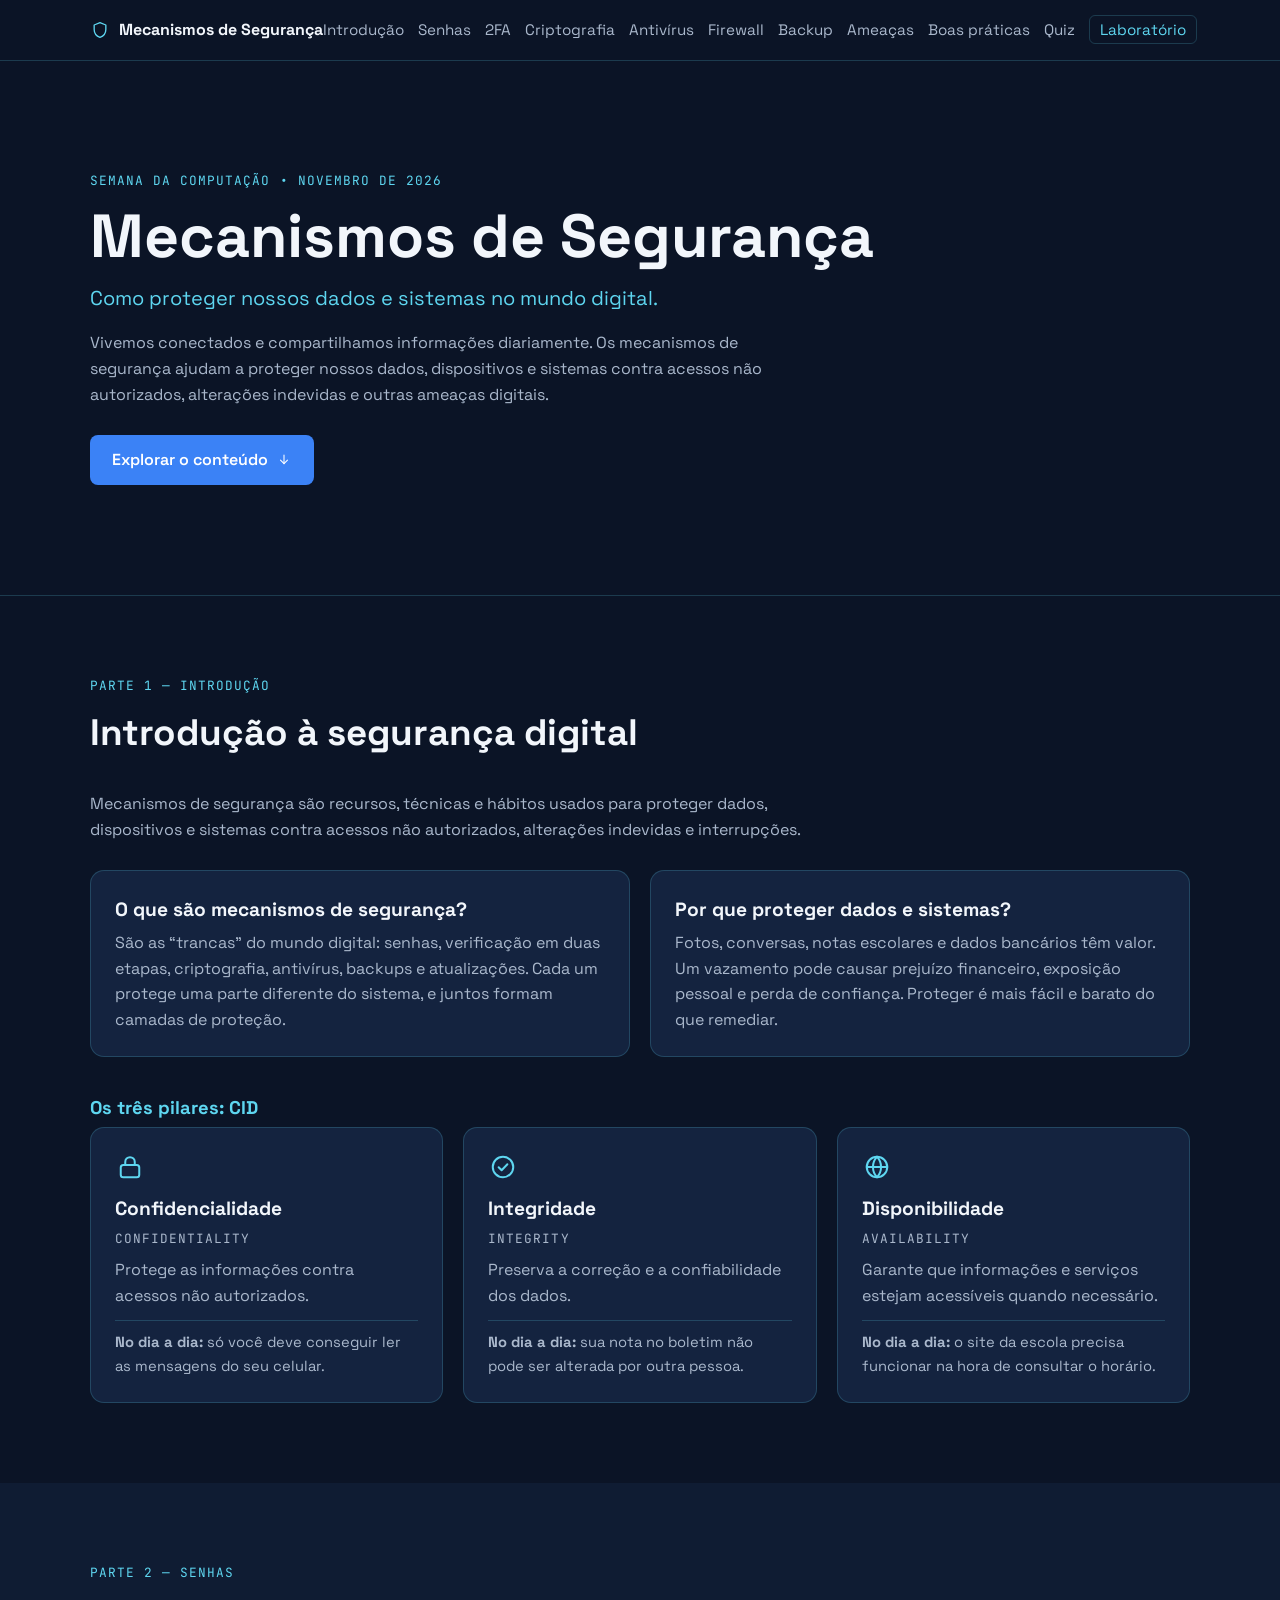
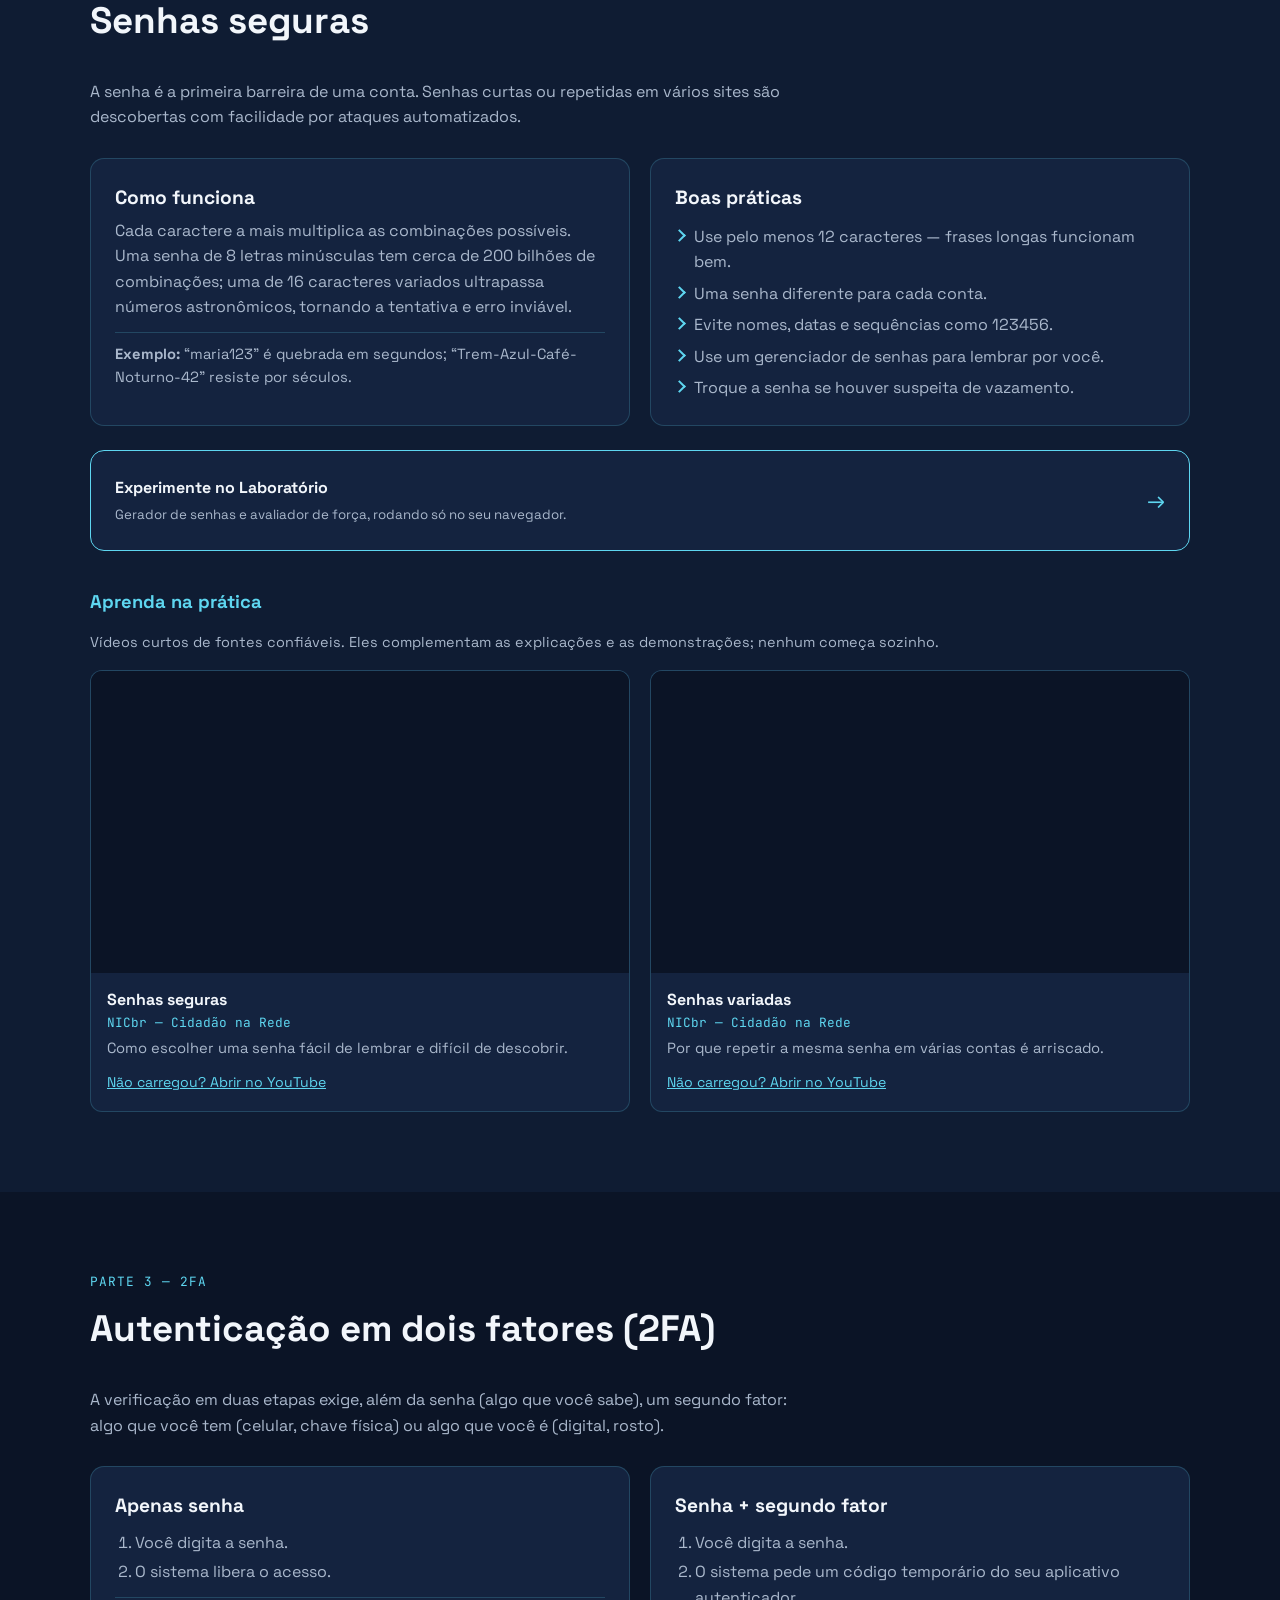
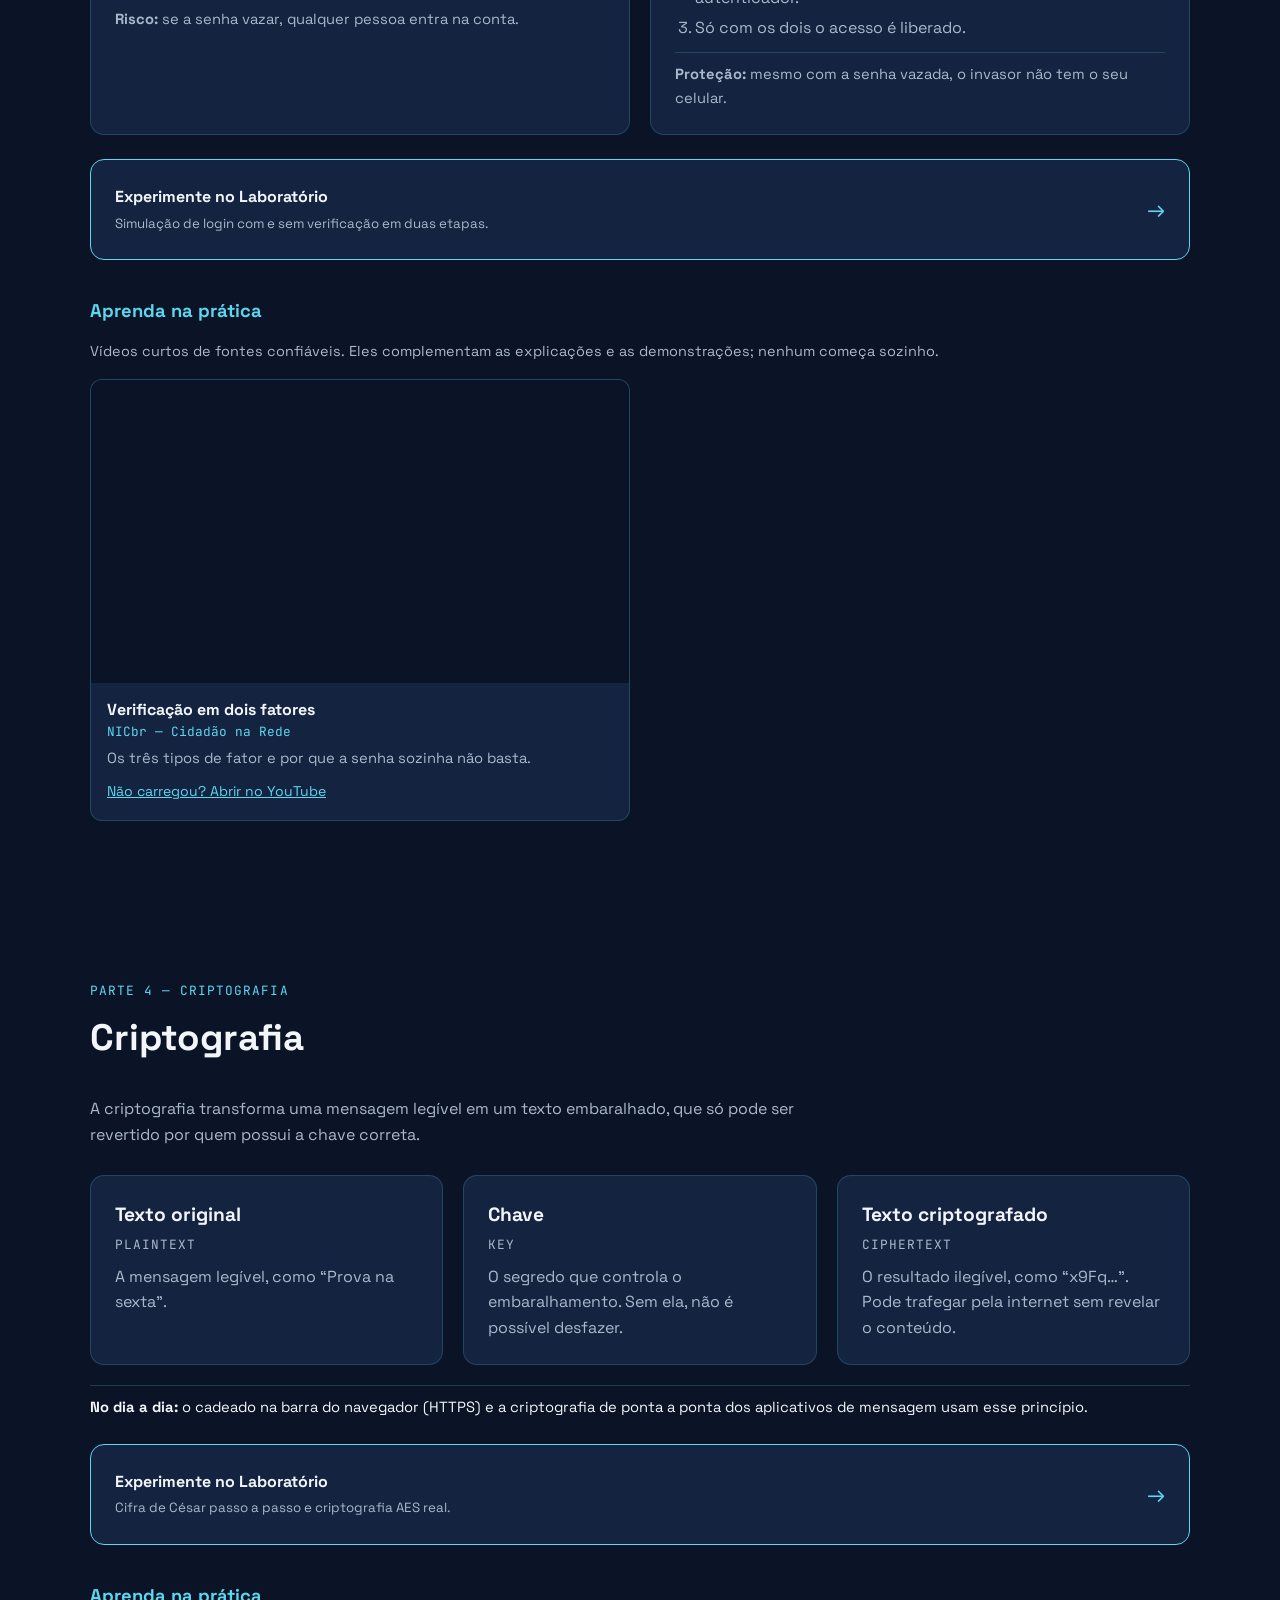
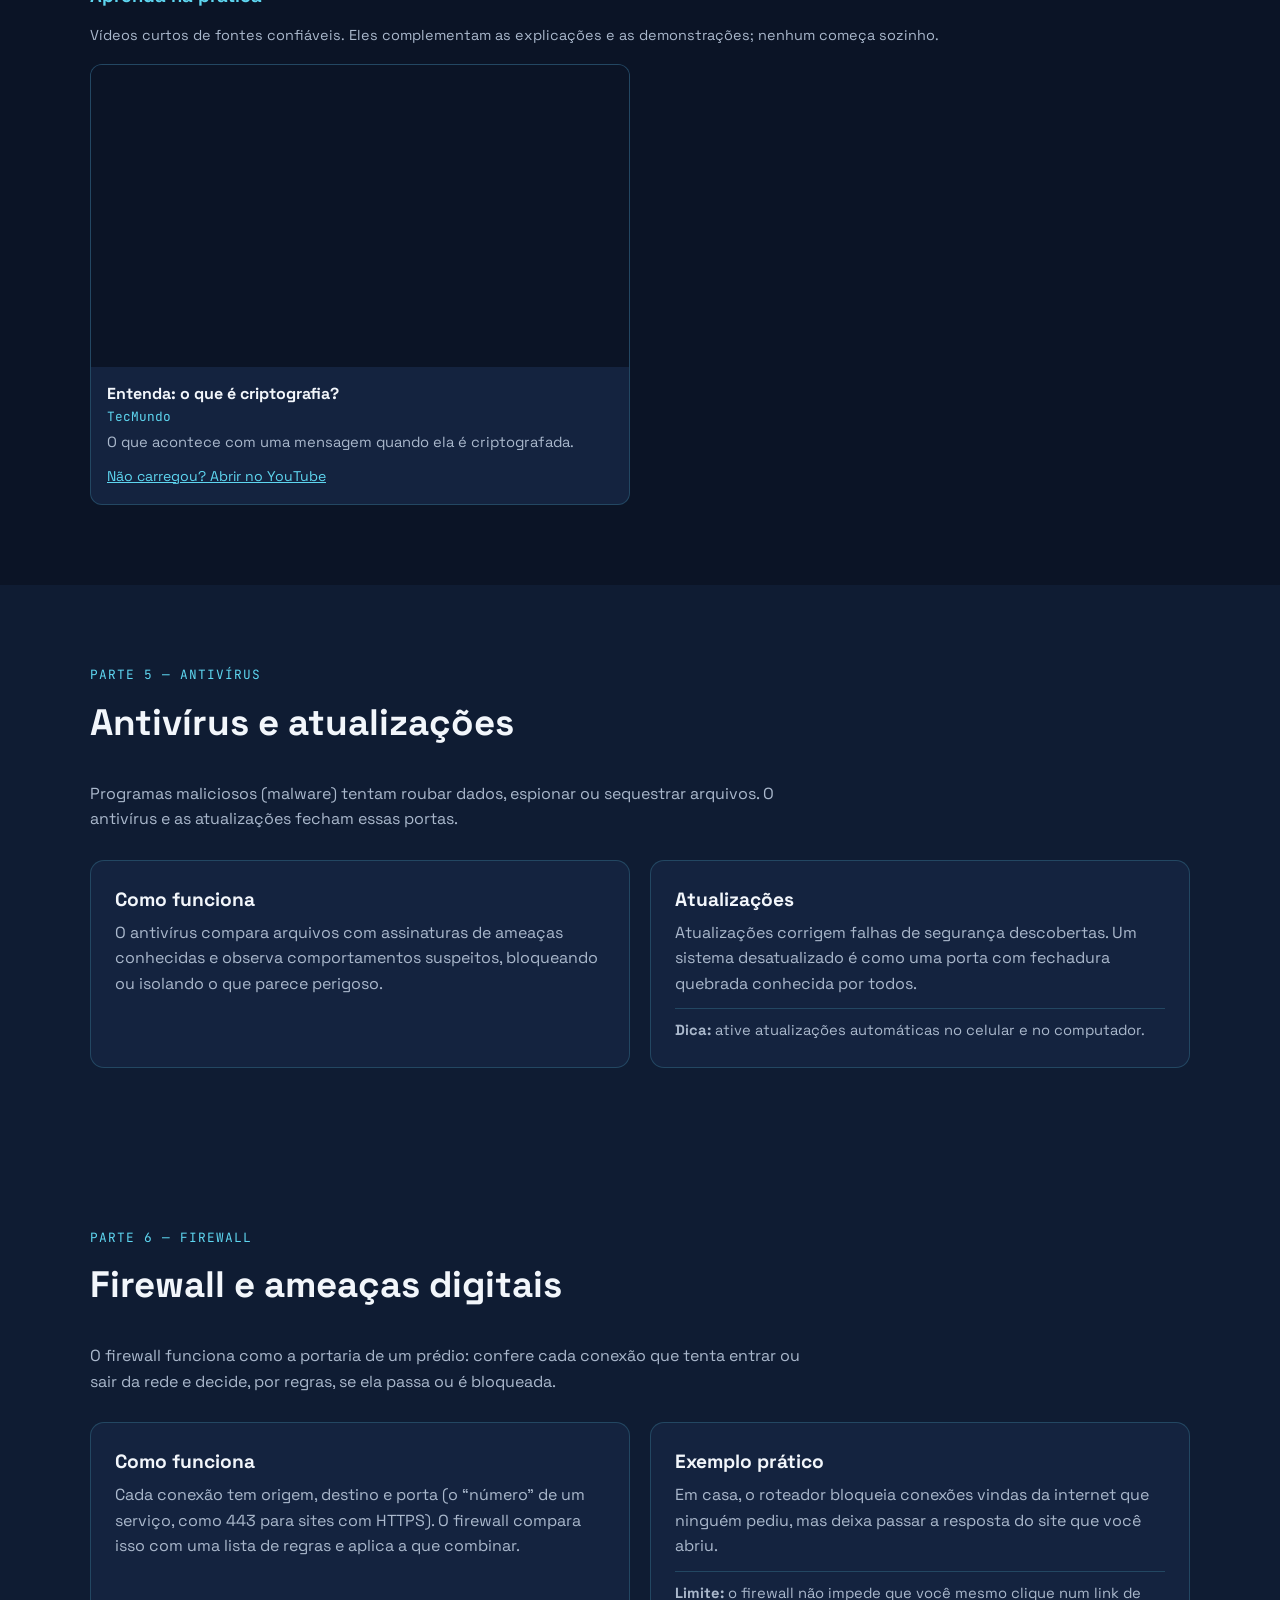
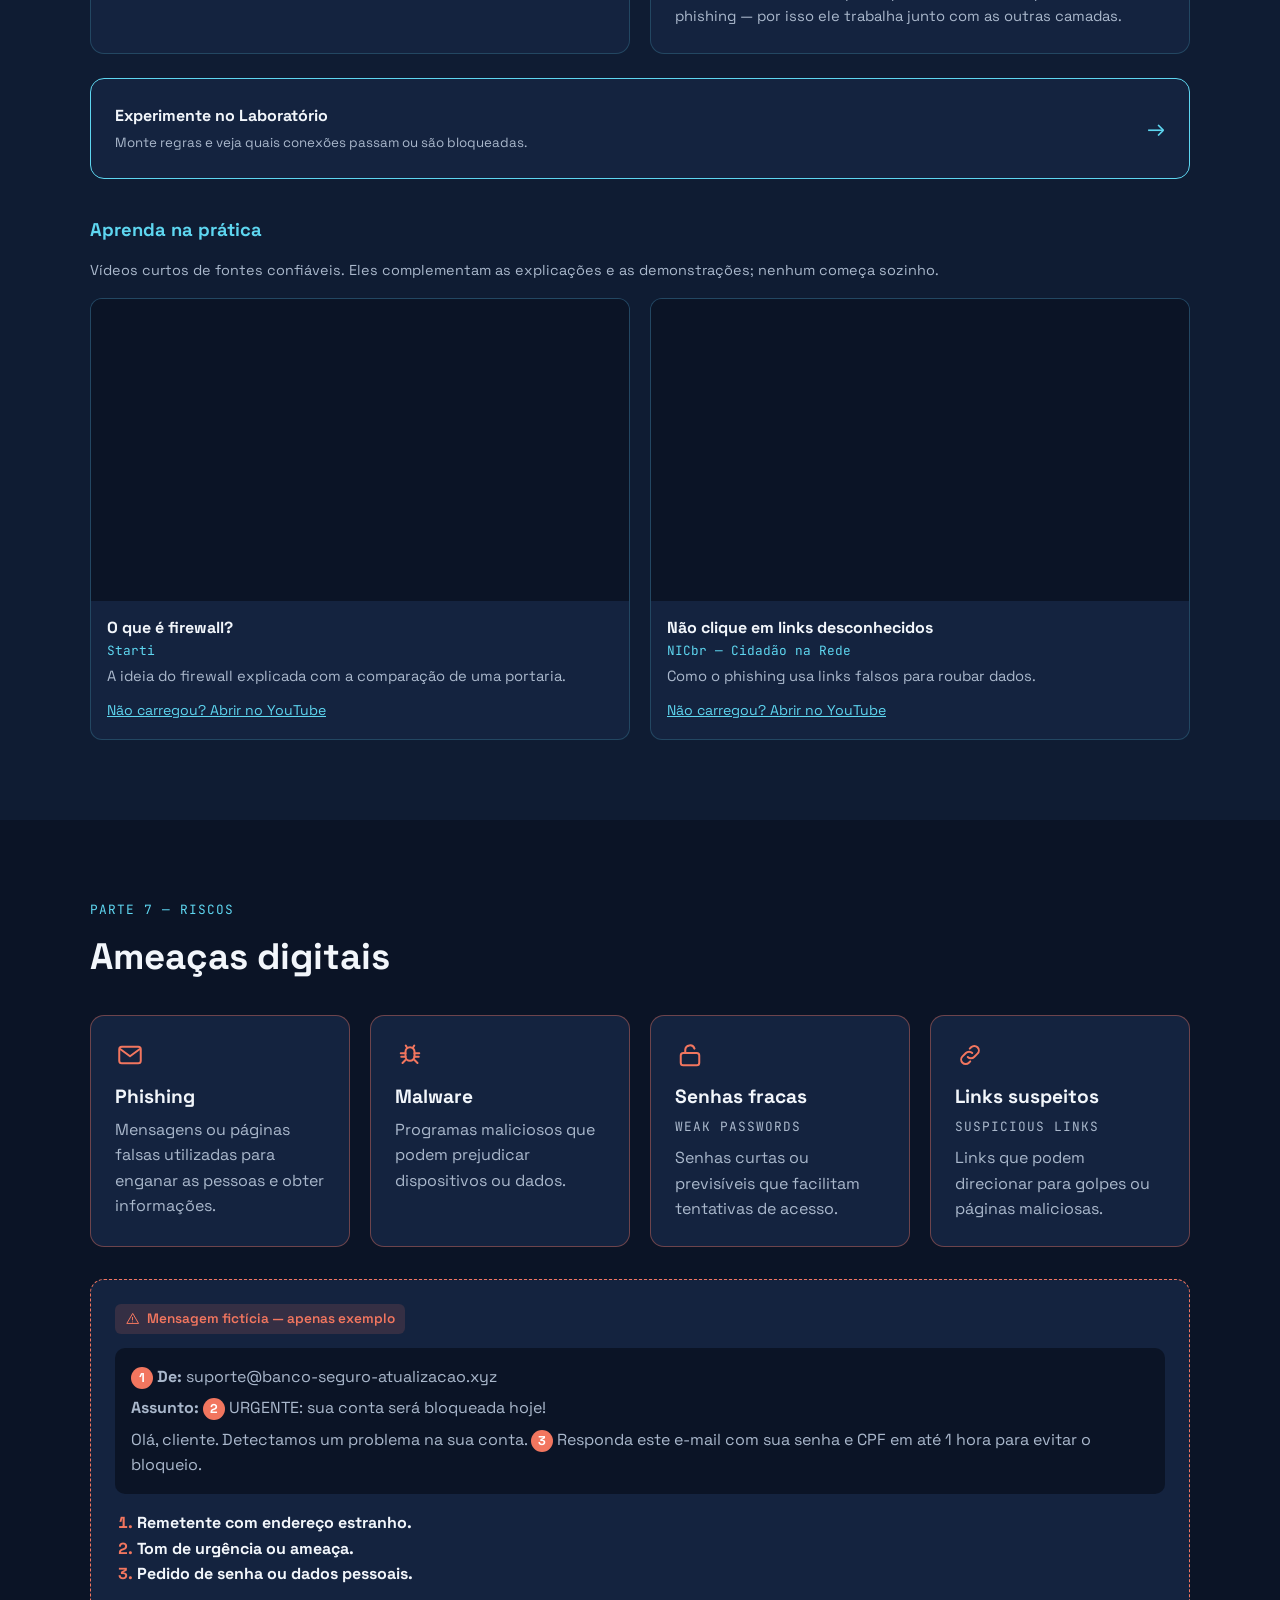
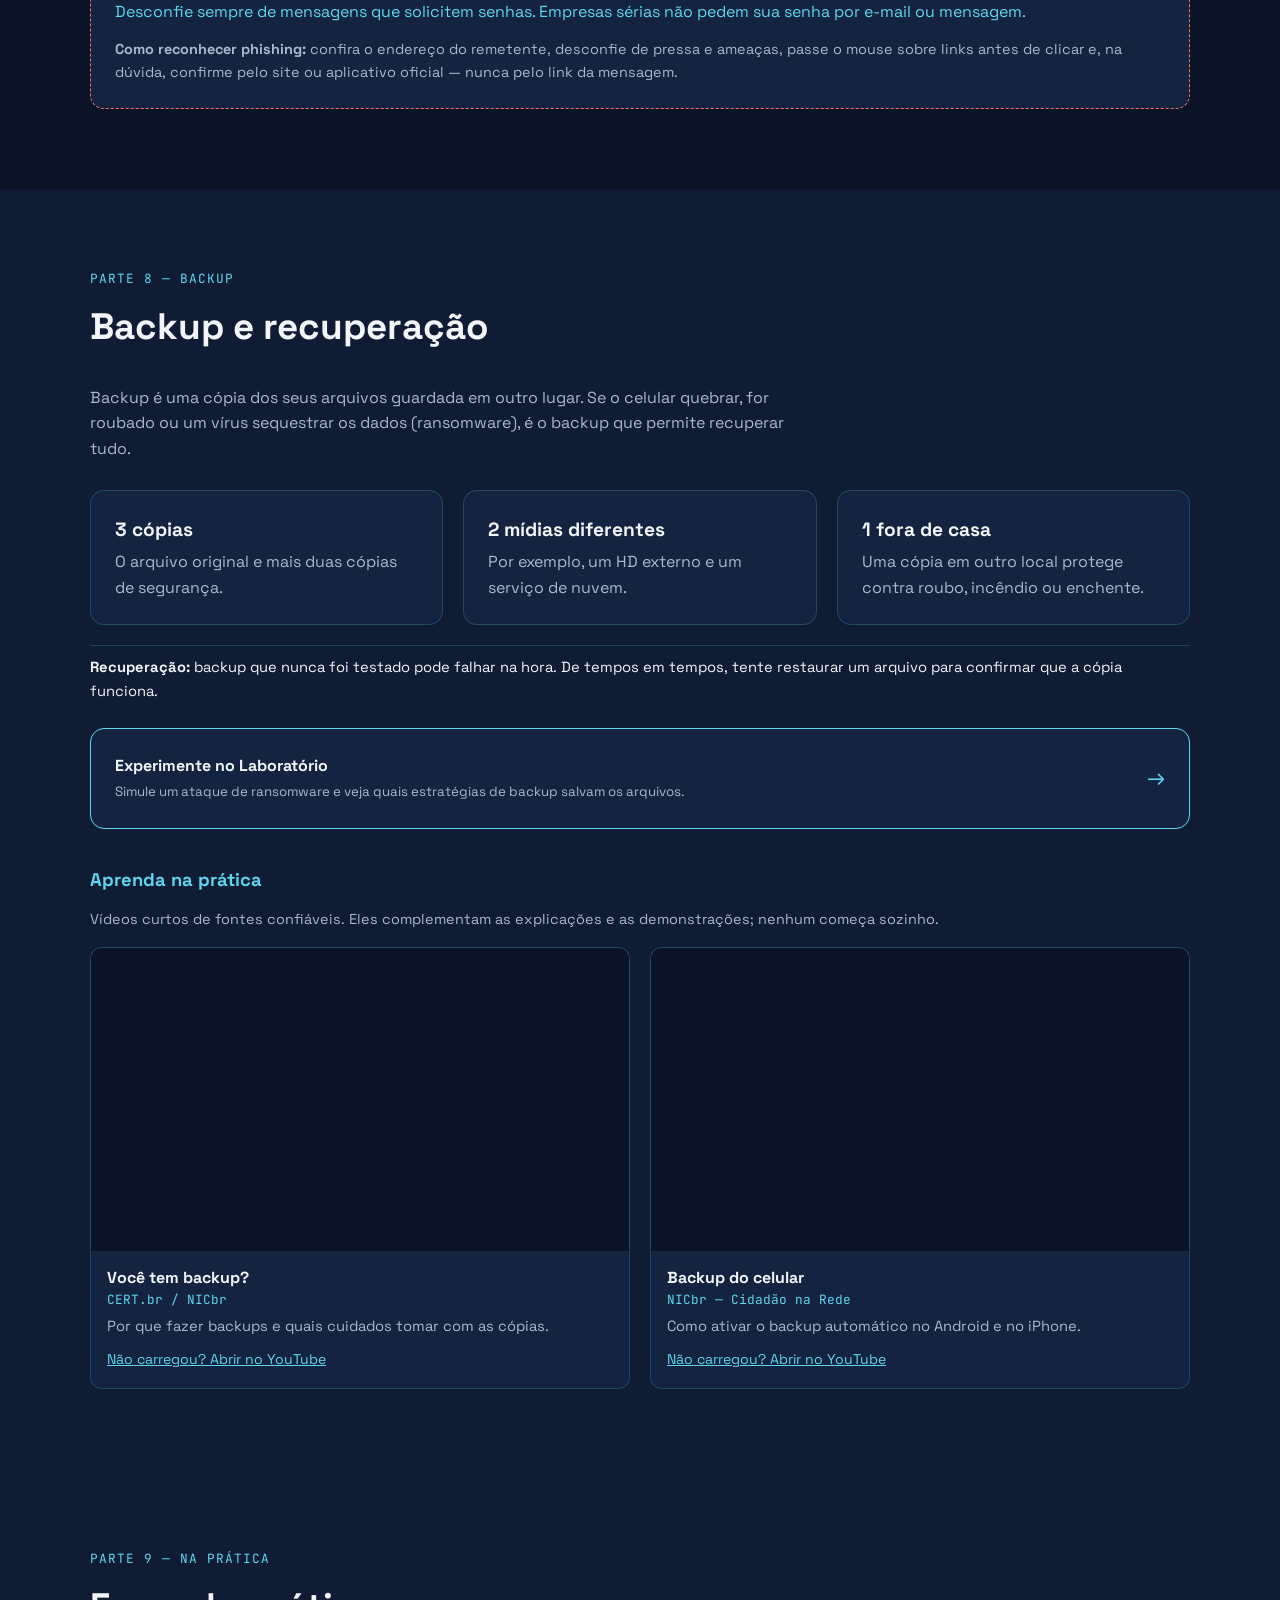
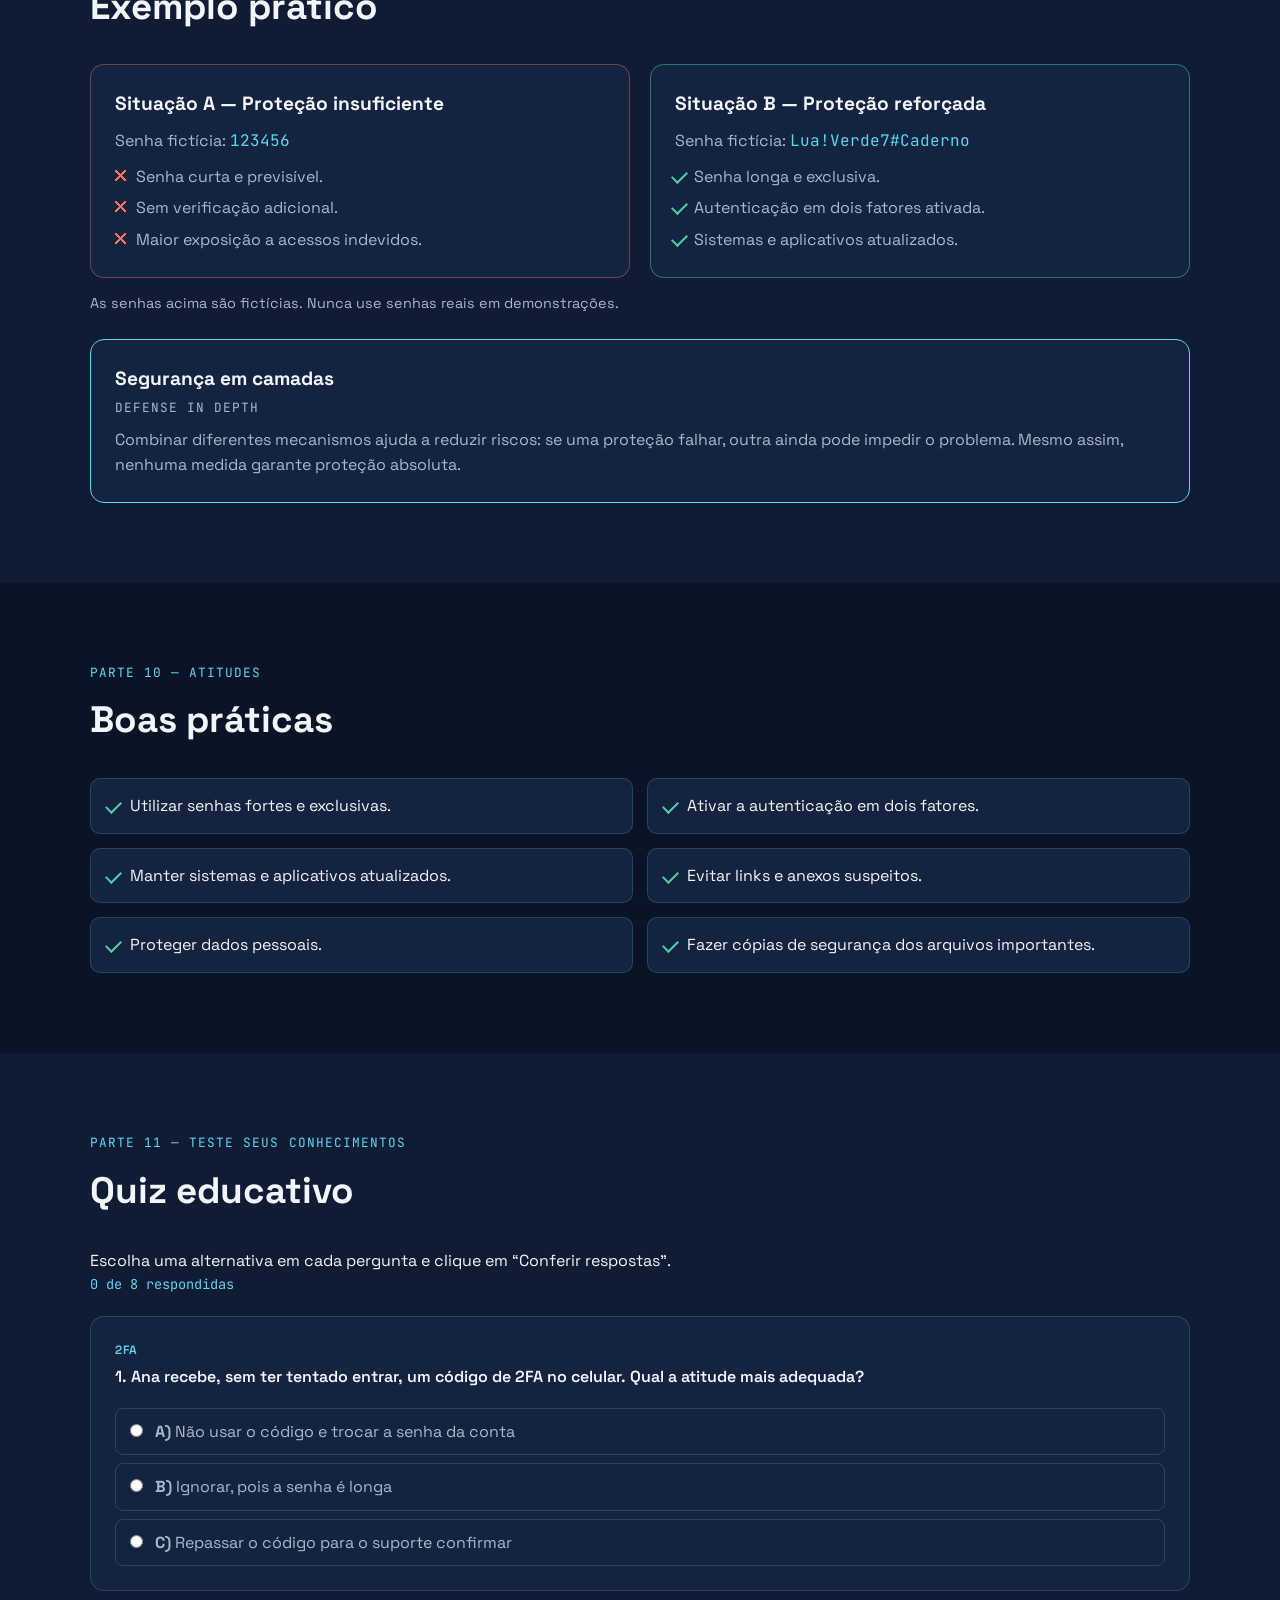
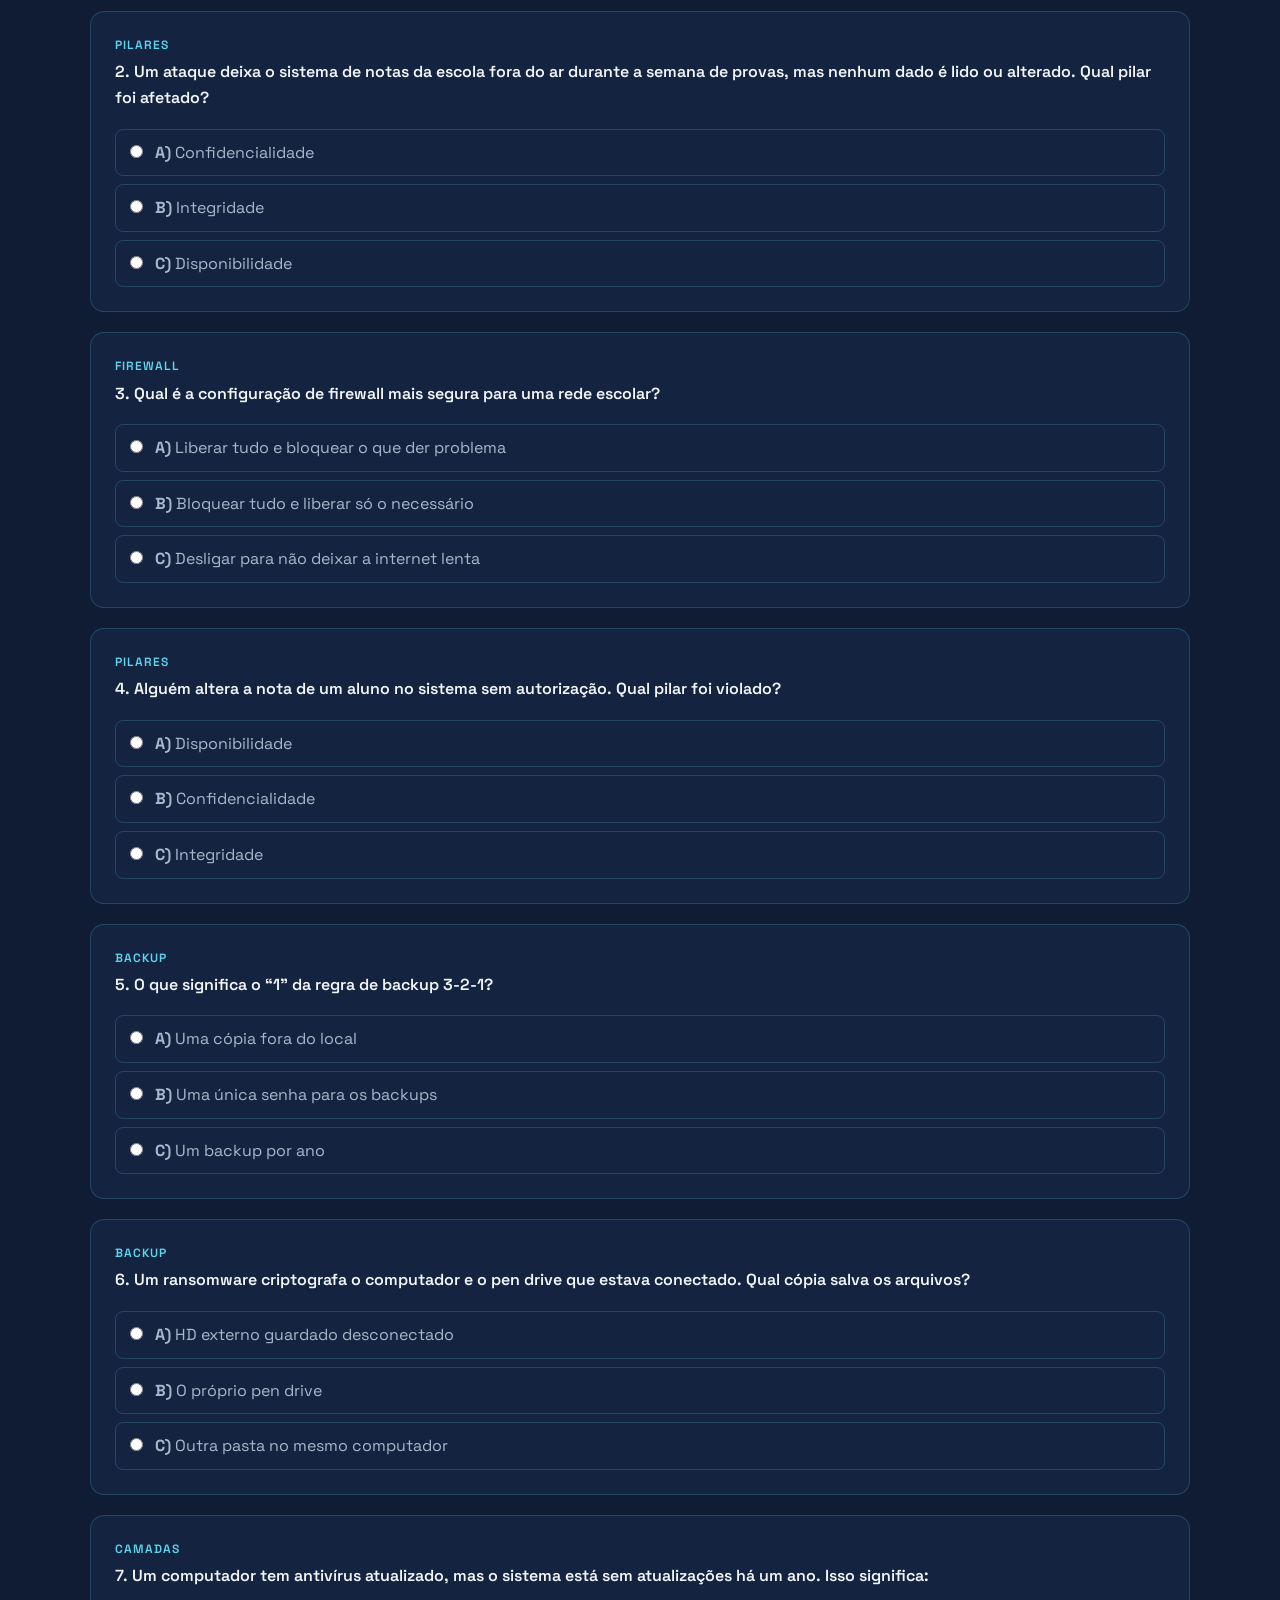
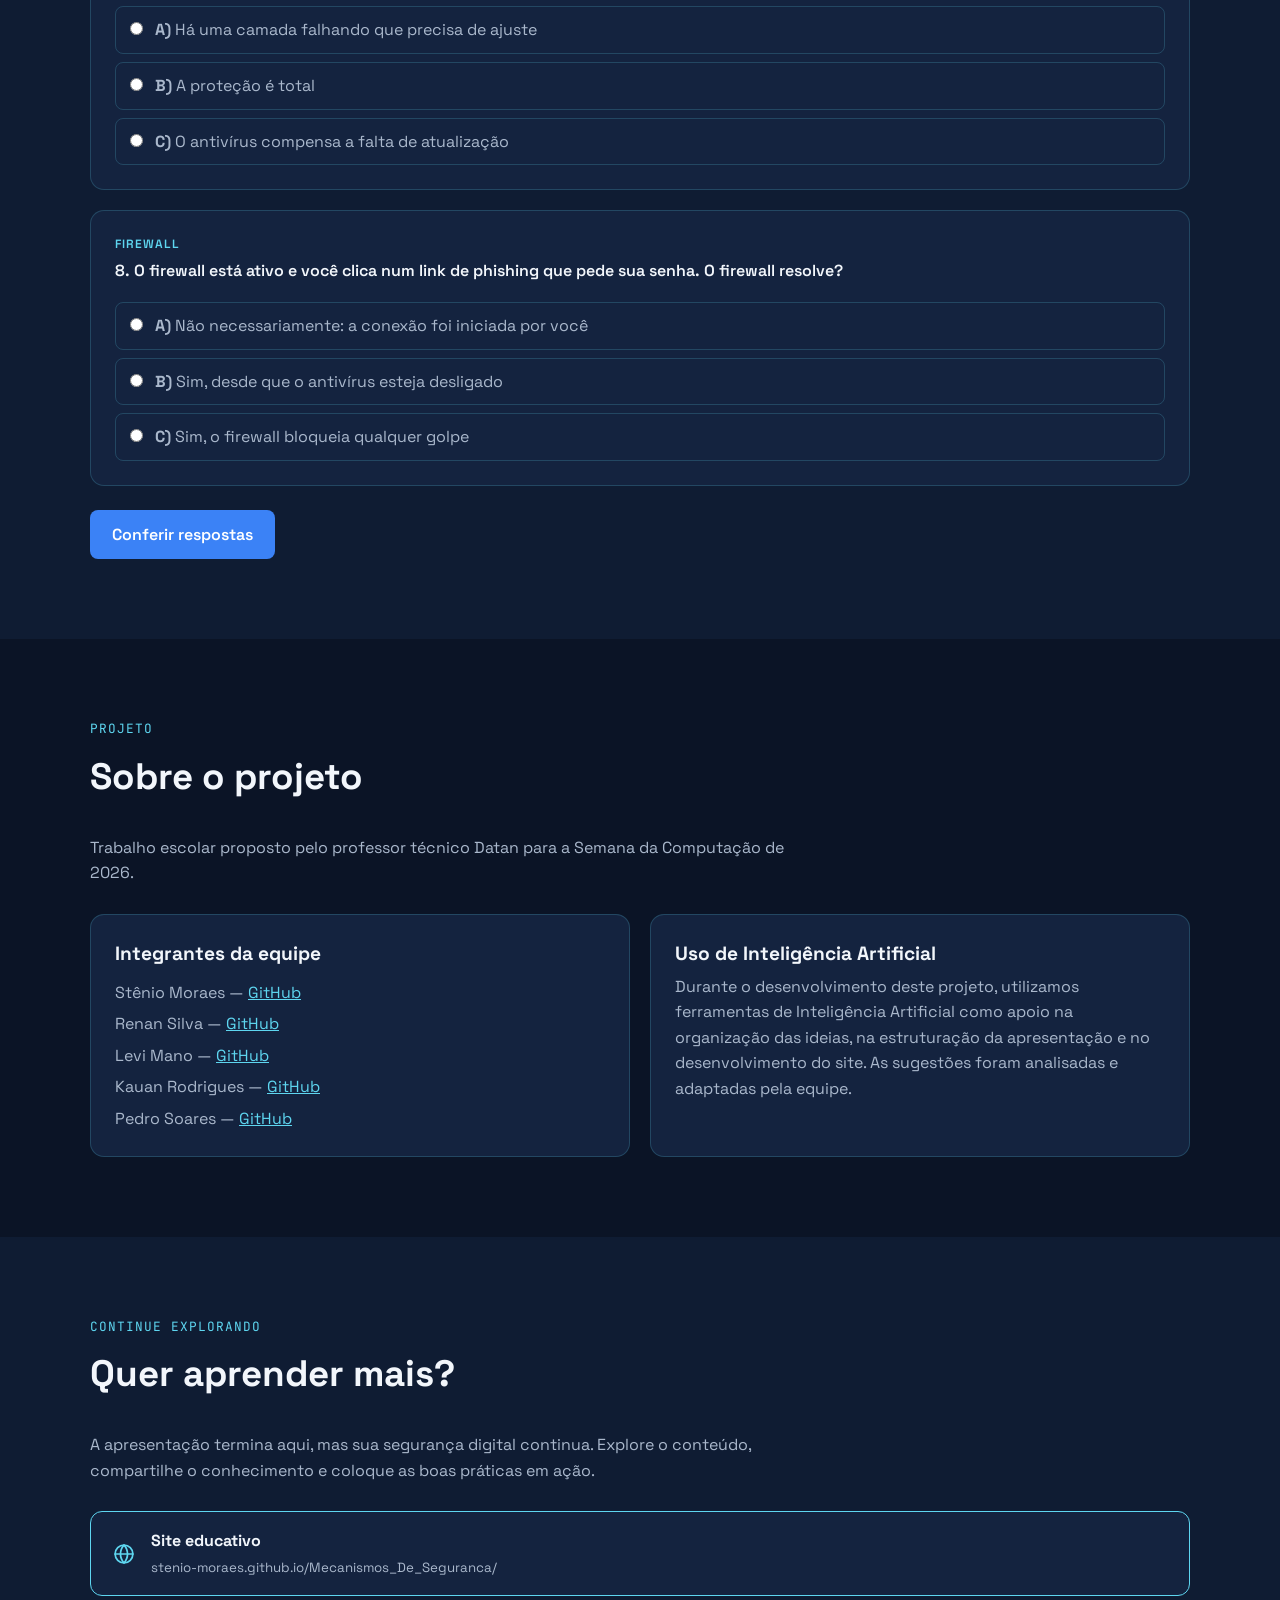
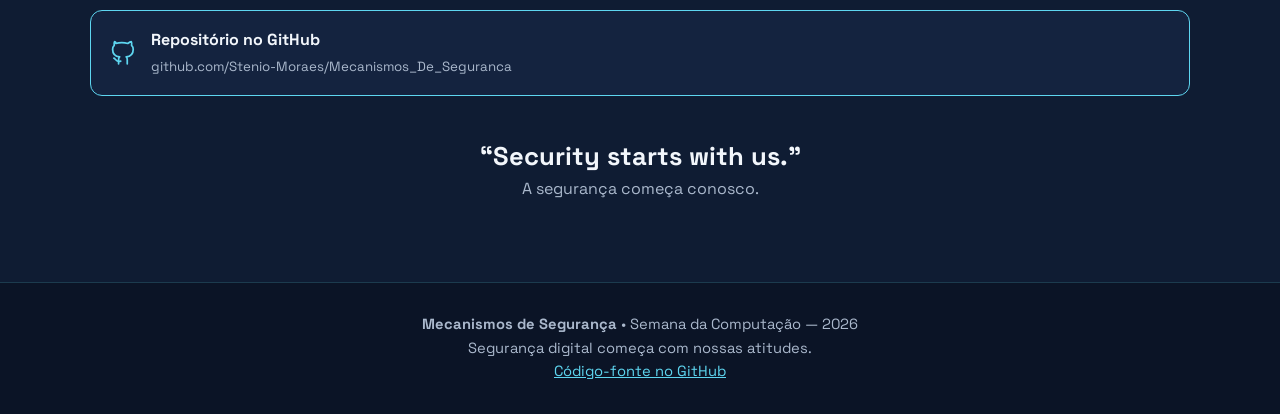
<file: index.html>
<!DOCTYPE html>
<html lang="pt-BR">
<head>
<meta charset="UTF-8">
<meta name="viewport" content="width=device-width, initial-scale=1.0">
<meta name="description" content="Projeto escolar sobre mecanismos de segurança digital: senhas, 2FA, criptografia, antivírus e ferramentas interativas.">
<meta property="og:title" content="Mecanismos de Segurança — Semana da Computação 2026">
<meta property="og:description" content="Projeto escolar sobre mecanismos de segurança digital: senhas, 2FA, criptografia, antivírus e ferramentas interativas.">
<meta property="og:type" content="website">
<meta name="twitter:card" content="summary_large_image">
<title>Mecanismos de Segurança — Semana da Computação 2026</title>
<link rel="preconnect" href="https://fonts.googleapis.com">
<link rel="stylesheet" href="https://fonts.googleapis.com/css2?family=JetBrains+Mono:wght@400;600&family=Space+Grotesk:wght@400;500;600;700&display=swap">
<link rel="stylesheet" href="CSS/site.css">
</head>
<body>


  <!-- ===== MENU ===== -->
  <header class="topo">
    <nav class="menu container">
      <a href="#inicio" class="logo"><svg viewBox="0 0 24 24" width="20" height="20" fill="none" stroke="currentColor" stroke-width="1.6" stroke-linecap="round" stroke-linejoin="round" aria-hidden="true"><path d="M12 3.2 19 6v5.3c0 4.3-2.9 8-7 9.5-4.1-1.5-7-5.2-7-9.5V6z"/></svg><span>Mecanismos de Segurança</span></a>
      <button class="menu-botao" aria-label="Abrir menu" aria-expanded="false"><svg viewBox="0 0 24 24" width="20" height="20" fill="none" stroke="currentColor" stroke-width="1.6" stroke-linecap="round" stroke-linejoin="round" aria-hidden="true"><path d="M4 7h16M4 12h16M4 17h16"/></svg></button>
      <ul class="menu-links">
        <li><a href="#introducao">Introdução</a></li>
        <li><a href="#senhas">Senhas</a></li>
        <li><a href="#dois-fatores">2FA</a></li>
        <li><a href="#criptografia">Criptografia</a></li>
        <li><a href="#antivirus">Antivírus</a></li>
        <li><a href="#firewall">Firewall</a></li>
        <li><a href="#backup">Backup</a></li>
        <li><a href="#ameacas">Ameaças</a></li>
        <li><a href="#praticas">Boas práticas</a></li>
        <li><a href="#quiz">Quiz</a></li>
        <li><a href="laboratorio.html" class="menu-lab">Laboratório</a></li>
      </ul>
    </nav>
  </header>

  <main>

    <!-- ===== 1. INÍCIO ===== -->
    <section id="inicio" class="secao inicio">
      <div class="container">
        <p class="etiqueta">Semana da Computação • Novembro de 2026</p>
        <h1>Mecanismos de Segurança</h1>
        <p class="subtitulo">Como proteger nossos dados e sistemas no mundo digital.</p>
        <p class="texto-largo">Vivemos conectados e compartilhamos informações diariamente. Os mecanismos de segurança ajudam a proteger nossos dados, dispositivos e sistemas contra acessos não autorizados, alterações indevidas e outras ameaças digitais.</p>
        <a href="#introducao" class="botao">Explorar o conteúdo <svg viewBox="0 0 24 24" width="16" height="16" fill="none" stroke="currentColor" stroke-width="1.6" stroke-linecap="round" stroke-linejoin="round" aria-hidden="true"><path d="M12 4.6v12.8"/><path d="m6.8 12.2 5.2 5.2 5.2-5.2"/></svg></a>
      </div>
    </section>
    <!-- ===== PARTE 1 ===== -->
    <section id="introducao" class="secao">
      <div class="container">
        <p class="etiqueta">Parte 1 — Introdução</p>
        <h2>Introdução à segurança digital</h2>
        <p class="texto-largo">Mecanismos de segurança são recursos, técnicas e hábitos usados para proteger dados, dispositivos e sistemas contra acessos não autorizados, alterações indevidas e interrupções.</p>
        <div class="grade grade-2"><article class="card"><h3>O que são mecanismos de segurança?</h3><p>São as “trancas” do mundo digital: senhas, verificação em duas etapas, criptografia, antivírus, backups e atualizações. Cada um protege uma parte diferente do sistema, e juntos formam camadas de proteção.</p></article><article class="card"><h3>Por que proteger dados e sistemas?</h3><p>Fotos, conversas, notas escolares e dados bancários têm valor. Um vazamento pode causar prejuízo financeiro, exposição pessoal e perda de confiança. Proteger é mais fácil e barato do que remediar.</p></article></div><h3 class="subtitulo-secao">Os três pilares: CID</h3><div class="grade grade-3">
          <article class="card">
            <div class="icone"><svg viewBox="0 0 24 24" width="24" height="24" fill="none" stroke="currentColor" stroke-width="1.6" stroke-linecap="round" stroke-linejoin="round" aria-hidden="true"><rect x="4.6" y="10.4" width="14.8" height="9.8" rx="2"/><path d="M8.2 10.4V7.9a3.8 3.8 0 0 1 7.6 0v2.5"/></svg></div>
            <h3>Confidencialidade</h3>
            <p class="termo">Confidentiality</p>
            <p>Protege as informações contra acessos não autorizados.</p>
            <p class="exemplo"><strong>No dia a dia:</strong> só você deve conseguir ler as mensagens do seu celular.</p>
          </article>
          <article class="card">
            <div class="icone"><svg viewBox="0 0 24 24" width="24" height="24" fill="none" stroke="currentColor" stroke-width="1.6" stroke-linecap="round" stroke-linejoin="round" aria-hidden="true"><circle cx="12" cy="12" r="8.2"/><path d="m8.5 12.2 2.4 2.4 4.6-4.8"/></svg></div>
            <h3>Integridade</h3>
            <p class="termo">Integrity</p>
            <p>Preserva a correção e a confiabilidade dos dados.</p>
            <p class="exemplo"><strong>No dia a dia:</strong> sua nota no boletim não pode ser alterada por outra pessoa.</p>
          </article>
          <article class="card">
            <div class="icone"><svg viewBox="0 0 24 24" width="24" height="24" fill="none" stroke="currentColor" stroke-width="1.6" stroke-linecap="round" stroke-linejoin="round" aria-hidden="true"><circle cx="12" cy="12" r="8.2"/><path d="M3.8 12h16.4"/><path d="M12 3.8a12 12 0 0 1 0 16.4 12 12 0 0 1 0-16.4"/></svg></div>
            <h3>Disponibilidade</h3>
            <p class="termo">Availability</p>
            <p>Garante que informações e serviços estejam acessíveis quando necessário.</p>
            <p class="exemplo"><strong>No dia a dia:</strong> o site da escola precisa funcionar na hora de consultar o horário.</p>
          </article>
        </div>
      </div>
    </section>

    <!-- ===== PARTE 2 ===== -->
    <section id="senhas" class="secao alternada">
      <div class="container">
        <p class="etiqueta">Parte 2 — Senhas</p>
        <h2>Senhas seguras</h2>
        <p class="texto-largo">A senha é a primeira barreira de uma conta. Senhas curtas ou repetidas em vários sites são descobertas com facilidade por ataques automatizados.</p>
        <div class="grade grade-2"><article class="card"><h3>Como funciona</h3><p>Cada caractere a mais multiplica as combinações possíveis. Uma senha de 8 letras minúsculas tem cerca de 200 bilhões de combinações; uma de 16 caracteres variados ultrapassa números astronômicos, tornando a tentativa e erro inviável.</p><p class="exemplo"><strong>Exemplo:</strong> “maria123” é quebrada em segundos; “Trem-Azul-Café-Noturno-42” resiste por séculos.</p></article><article class="card"><h3>Boas práticas</h3><ul class="lista dica"><li>Use pelo menos 12 caracteres — frases longas funcionam bem.</li><li>Uma senha diferente para cada conta.</li><li>Evite nomes, datas e sequências como 123456.</li><li>Use um gerenciador de senhas para lembrar por você.</li><li>Troque a senha se houver suspeita de vazamento.</li></ul></article></div>
        <a class="card link-lab" href="laboratorio.html#lab-senhas">
          <span><strong>Experimente no Laboratório</strong><br /><small>Gerador de senhas e avaliador de força, rodando só no seu navegador.</small></span>
          <span class="seta" aria-hidden="true">&rarr;</span>
        </a>
        <div class="aprenda">
          <h3 class="subtitulo-secao">Aprenda na prática</h3>
          <p class="nota">Vídeos curtos de fontes confiáveis. Eles complementam as explicações e as demonstrações; nenhum começa sozinho.</p>
          <div class="grade grade-2 videos">
          <figure class="video">
            <div class="video-quadro"><iframe src="https://www.youtube-nocookie.com/embed/WCtw4hBC1F4?rel=0&amp;cc_load_policy=1&amp;hl=pt-BR&amp;cc_lang_pref=pt" title="Senhas seguras" loading="lazy" allow="encrypted-media; picture-in-picture" referrerpolicy="strict-origin-when-cross-origin" allowfullscreen></iframe></div>
            <figcaption><strong>Senhas seguras</strong><span class="canal">NICbr — Cidadão na Rede</span><p>Como escolher uma senha fácil de lembrar e difícil de descobrir.</p>
              <a href="https://www.youtube.com/watch?v=WCtw4hBC1F4" target="_blank" rel="noopener noreferrer">Não carregou? Abrir no YouTube</a></figcaption>
          </figure>
          <figure class="video">
            <div class="video-quadro"><iframe src="https://www.youtube-nocookie.com/embed/Ca4lgeJllAA?rel=0&amp;cc_load_policy=1&amp;hl=pt-BR&amp;cc_lang_pref=pt" title="Senhas variadas" loading="lazy" allow="encrypted-media; picture-in-picture" referrerpolicy="strict-origin-when-cross-origin" allowfullscreen></iframe></div>
            <figcaption><strong>Senhas variadas</strong><span class="canal">NICbr — Cidadão na Rede</span><p>Por que repetir a mesma senha em várias contas é arriscado.</p>
              <a href="https://www.youtube.com/watch?v=Ca4lgeJllAA" target="_blank" rel="noopener noreferrer">Não carregou? Abrir no YouTube</a></figcaption>
          </figure>
          </div>
        </div>
      </div>
    </section>

    <!-- ===== PARTE 3 ===== -->
    <section id="dois-fatores" class="secao">
      <div class="container">
        <p class="etiqueta">Parte 3 — 2FA</p>
        <h2>Autenticação em dois fatores (2FA)</h2>
        <p class="texto-largo">A verificação em duas etapas exige, além da senha (algo que você sabe), um segundo fator: algo que você tem (celular, chave física) ou algo que você é (digital, rosto).</p>
        <div class="grade grade-2"><article class="card"><h3>Apenas senha</h3><ol class="passos"><li>Você digita a senha.</li><li>O sistema libera o acesso.</li></ol><p class="exemplo"><strong>Risco:</strong> se a senha vazar, qualquer pessoa entra na conta.</p></article><article class="card"><h3>Senha + segundo fator</h3><ol class="passos"><li>Você digita a senha.</li><li>O sistema pede um código temporário do seu aplicativo autenticador.</li><li>Só com os dois o acesso é liberado.</li></ol><p class="exemplo"><strong>Proteção:</strong> mesmo com a senha vazada, o invasor não tem o seu celular.</p></article></div>
        <a class="card link-lab" href="laboratorio.html#lab-2fa">
          <span><strong>Experimente no Laboratório</strong><br /><small>Simulação de login com e sem verificação em duas etapas.</small></span>
          <span class="seta" aria-hidden="true">&rarr;</span>
        </a>
        <div class="aprenda">
          <h3 class="subtitulo-secao">Aprenda na prática</h3>
          <p class="nota">Vídeos curtos de fontes confiáveis. Eles complementam as explicações e as demonstrações; nenhum começa sozinho.</p>
          <div class="grade grade-2 videos">
          <figure class="video">
            <div class="video-quadro"><iframe src="https://www.youtube-nocookie.com/embed/mxbuxoJWdVM?rel=0&amp;cc_load_policy=1&amp;hl=pt-BR&amp;cc_lang_pref=pt" title="Verificação em dois fatores" loading="lazy" allow="encrypted-media; picture-in-picture" referrerpolicy="strict-origin-when-cross-origin" allowfullscreen></iframe></div>
            <figcaption><strong>Verificação em dois fatores</strong><span class="canal">NICbr — Cidadão na Rede</span><p>Os três tipos de fator e por que a senha sozinha não basta.</p>
              <a href="https://www.youtube.com/watch?v=mxbuxoJWdVM" target="_blank" rel="noopener noreferrer">Não carregou? Abrir no YouTube</a></figcaption>
          </figure>
          </div>
        </div>
      </div>
    </section>

    <!-- ===== PARTE 4 ===== -->
    <section id="criptografia" class="secao">
      <div class="container">
        <p class="etiqueta">Parte 4 — Criptografia</p>
        <h2>Criptografia</h2>
        <p class="texto-largo">A criptografia transforma uma mensagem legível em um texto embaralhado, que só pode ser revertido por quem possui a chave correta.</p>
        <div class="grade grade-3"><article class="card"><h3>Texto original</h3><p class="termo">Plaintext</p><p>A mensagem legível, como “Prova na sexta”.</p></article><article class="card"><h3>Chave</h3><p class="termo">Key</p><p>O segredo que controla o embaralhamento. Sem ela, não é possível desfazer.</p></article><article class="card"><h3>Texto criptografado</h3><p class="termo">Ciphertext</p><p>O resultado ilegível, como “x9Fq…”. Pode trafegar pela internet sem revelar o conteúdo.</p></article></div><p class="exemplo bloco-exemplo"><strong>No dia a dia:</strong> o cadeado na barra do navegador (HTTPS) e a criptografia de ponta a ponta dos aplicativos de mensagem usam esse princípio.</p>
        <a class="card link-lab" href="laboratorio.html#lab-cripto">
          <span><strong>Experimente no Laboratório</strong><br /><small>Cifra de César passo a passo e criptografia AES real.</small></span>
          <span class="seta" aria-hidden="true">&rarr;</span>
        </a>
        <div class="aprenda">
          <h3 class="subtitulo-secao">Aprenda na prática</h3>
          <p class="nota">Vídeos curtos de fontes confiáveis. Eles complementam as explicações e as demonstrações; nenhum começa sozinho.</p>
          <div class="grade grade-2 videos">
          <figure class="video">
            <div class="video-quadro"><iframe src="https://www.youtube-nocookie.com/embed/u7HPHMxzMDk?rel=0&amp;cc_load_policy=1&amp;hl=pt-BR&amp;cc_lang_pref=pt" title="Entenda: o que é criptografia?" loading="lazy" allow="encrypted-media; picture-in-picture" referrerpolicy="strict-origin-when-cross-origin" allowfullscreen></iframe></div>
            <figcaption><strong>Entenda: o que é criptografia?</strong><span class="canal">TecMundo</span><p>O que acontece com uma mensagem quando ela é criptografada.</p>
              <a href="https://www.youtube.com/watch?v=u7HPHMxzMDk" target="_blank" rel="noopener noreferrer">Não carregou? Abrir no YouTube</a></figcaption>
          </figure>
          </div>
        </div>
      </div>
    </section>

    <!-- ===== PARTE 5 ===== -->
    <section id="antivirus" class="secao alternada">
      <div class="container">
        <p class="etiqueta">Parte 5 — Antivírus</p>
        <h2>Antivírus e atualizações</h2>
        <p class="texto-largo">Programas maliciosos (malware) tentam roubar dados, espionar ou sequestrar arquivos. O antivírus e as atualizações fecham essas portas.</p>
        <div class="grade grade-2"><article class="card"><h3>Como funciona</h3><p>O antivírus compara arquivos com assinaturas de ameaças conhecidas e observa comportamentos suspeitos, bloqueando ou isolando o que parece perigoso.</p></article><article class="card"><h3>Atualizações</h3><p>Atualizações corrigem falhas de segurança descobertas. Um sistema desatualizado é como uma porta com fechadura quebrada conhecida por todos.</p><p class="exemplo"><strong>Dica:</strong> ative atualizações automáticas no celular e no computador.</p></article></div>
      </div>
    </section>

    <!-- ===== PARTE: FIREWALL ===== -->
    <section id="firewall" class="secao alternada">
      <div class="container">
        <p class="etiqueta">Parte 6 — Firewall</p>
        <h2>Firewall e ameaças digitais</h2>
        <p class="texto-largo">O firewall funciona como a portaria de um prédio: confere cada conexão que tenta entrar ou sair da rede e decide, por regras, se ela passa ou é bloqueada.</p>
        <div class="grade grade-2">
          <article class="card"><h3>Como funciona</h3><p>Cada conexão tem origem, destino e porta (o “número” de um serviço, como 443 para sites com HTTPS). O firewall compara isso com uma lista de regras e aplica a que combinar.</p></article>
          <article class="card"><h3>Exemplo prático</h3><p>Em casa, o roteador bloqueia conexões vindas da internet que ninguém pediu, mas deixa passar a resposta do site que você abriu.</p><p class="exemplo"><strong>Limite:</strong> o firewall não impede que você mesmo clique num link de phishing — por isso ele trabalha junto com as outras camadas.</p></article>
        </div>
        <a class="card link-lab" href="laboratorio.html#lab-firewall">
          <span><strong>Experimente no Laboratório</strong><br /><small>Monte regras e veja quais conexões passam ou são bloqueadas.</small></span>
          <span class="seta" aria-hidden="true">&rarr;</span>
        </a>
        <div class="aprenda">
          <h3 class="subtitulo-secao">Aprenda na prática</h3>
          <p class="nota">Vídeos curtos de fontes confiáveis. Eles complementam as explicações e as demonstrações; nenhum começa sozinho.</p>
          <div class="grade grade-2 videos">
          <figure class="video">
            <div class="video-quadro"><iframe src="https://www.youtube-nocookie.com/embed/XdajrUgEi2k?rel=0&amp;cc_load_policy=1&amp;hl=pt-BR&amp;cc_lang_pref=pt" title="O que é firewall?" loading="lazy" allow="encrypted-media; picture-in-picture" referrerpolicy="strict-origin-when-cross-origin" allowfullscreen></iframe></div>
            <figcaption><strong>O que é firewall?</strong><span class="canal">Starti</span><p>A ideia do firewall explicada com a comparação de uma portaria.</p>
              <a href="https://www.youtube.com/watch?v=XdajrUgEi2k" target="_blank" rel="noopener noreferrer">Não carregou? Abrir no YouTube</a></figcaption>
          </figure>
          <figure class="video">
            <div class="video-quadro"><iframe src="https://www.youtube-nocookie.com/embed/KoimlJYKiHE?rel=0&amp;cc_load_policy=1&amp;hl=pt-BR&amp;cc_lang_pref=pt" title="Não clique em links desconhecidos" loading="lazy" allow="encrypted-media; picture-in-picture" referrerpolicy="strict-origin-when-cross-origin" allowfullscreen></iframe></div>
            <figcaption><strong>Não clique em links desconhecidos</strong><span class="canal">NICbr — Cidadão na Rede</span><p>Como o phishing usa links falsos para roubar dados.</p>
              <a href="https://www.youtube.com/watch?v=KoimlJYKiHE" target="_blank" rel="noopener noreferrer">Não carregou? Abrir no YouTube</a></figcaption>
          </figure>
          </div>
        </div>
      </div>
    </section>

    <!-- ===== 4. AMEAÇAS ===== -->
    <section id="ameacas" class="secao">
      <div class="container">
        <p class="etiqueta">Parte 7 — Riscos</p>
        <h2>Ameaças digitais</h2>
        <div class="grade grade-4">
          <article class="card perigo"><div class="icone"><svg viewBox="0 0 24 24" width="24" height="24" fill="none" stroke="currentColor" stroke-width="1.6" stroke-linecap="round" stroke-linejoin="round" aria-hidden="true"><rect x="3.4" y="5.4" width="17.2" height="13.2" rx="2"/><path d="m4.4 7.4 7.6 5.6 7.6-5.6"/></svg></div><h3>Phishing</h3><p>Mensagens ou páginas falsas utilizadas para enganar as pessoas e obter informações.</p></article>
          <article class="card perigo"><div class="icone"><svg viewBox="0 0 24 24" width="24" height="24" fill="none" stroke="currentColor" stroke-width="1.6" stroke-linecap="round" stroke-linejoin="round" aria-hidden="true"><path d="M8.4 9.4a3.6 3.6 0 0 1 7.2 0v3.6a3.6 3.6 0 0 1-7.2 0z"/><path d="M8.4 10.6H4.6M8.4 13.4H5M8.4 16l-2.4 2.4M15.6 10.6h3.8M15.6 13.4h3.4M15.6 16l2.4 2.4M9.8 6.4 8.6 4.4M14.2 6.4l1.2-2"/></svg></div><h3>Malware</h3><p>Programas maliciosos que podem prejudicar dispositivos ou dados.</p></article>
          <article class="card perigo"><div class="icone"><svg viewBox="0 0 24 24" width="24" height="24" fill="none" stroke="currentColor" stroke-width="1.6" stroke-linecap="round" stroke-linejoin="round" aria-hidden="true"><rect x="4.6" y="10.4" width="14.8" height="9.8" rx="2"/><path d="M8.2 10.4V7.9a3.8 3.8 0 0 1 7.4-1"/></svg></div><h3>Senhas fracas</h3><p class="termo">Weak passwords</p><p>Senhas curtas ou previsíveis que facilitam tentativas de acesso.</p></article>
          <article class="card perigo"><div class="icone"><svg viewBox="0 0 24 24" width="24" height="24" fill="none" stroke="currentColor" stroke-width="1.6" stroke-linecap="round" stroke-linejoin="round" aria-hidden="true"><path d="M10.2 13.6a3.6 3.6 0 0 0 5.1 0l2.7-2.7a3.6 3.6 0 0 0-5.1-5.1l-1.1 1.1"/><path d="M13.8 10.4a3.6 3.6 0 0 0-5.1 0L6 13.1a3.6 3.6 0 0 0 5.1 5.1l1.1-1.1"/></svg></div><h3>Links suspeitos</h3><p class="termo">Suspicious links</p><p>Links que podem direcionar para golpes ou páginas maliciosas.</p></article>
        </div>

        <!-- Exemplo fictício de mensagem suspeita -->
        <div class="email-ficticio">
          <span class="selo"><svg viewBox="0 0 24 24" width="15" height="15" fill="none" stroke="currentColor" stroke-width="1.6" stroke-linecap="round" stroke-linejoin="round" aria-hidden="true"><path d="M12 4.4 2.9 19.9h18.2z"/><path d="M12 10.2v4.2"/><path d="M12 17.4h.01"/></svg><span>Mensagem fictícia — apenas exemplo</span></span>
          <div class="email">
            <p><span class="marca">1</span> <strong>De:</strong> suporte@banco-seguro-atualizacao.xyz</p>
            <p><strong>Assunto:</strong> <span class="marca">2</span> URGENTE: sua conta será bloqueada hoje!</p>
            <p>Olá, cliente. Detectamos um problema na sua conta. <span class="marca">3</span> Responda este e-mail com sua senha e CPF em até 1 hora para evitar o bloqueio.</p>
          </div>
          <ol class="sinais">
            <li><strong>Remetente com endereço estranho.</strong></li>
            <li><strong>Tom de urgência ou ameaça.</strong></li>
            <li><strong>Pedido de senha ou dados pessoais.</strong></li>
          </ol>
          <p class="aviso">Desconfie sempre de mensagens que solicitem senhas. Empresas sérias não pedem sua senha por e-mail ou mensagem.</p>
          <p class="nota"><strong>Como reconhecer phishing:</strong> confira o endereço do remetente, desconfie de pressa e ameaças, passe o mouse sobre links antes de clicar e, na dúvida, confirme pelo site ou aplicativo oficial — nunca pelo link da mensagem.</p>
        </div>
      </div>
    </section>

    <!-- ===== PARTE: BACKUP ===== -->
    <section id="backup" class="secao alternada">
      <div class="container">
        <p class="etiqueta">Parte 8 — Backup</p>
        <h2>Backup e recuperação</h2>
        <p class="texto-largo">Backup é uma cópia dos seus arquivos guardada em outro lugar. Se o celular quebrar, for roubado ou um vírus sequestrar os dados (ransomware), é o backup que permite recuperar tudo.</p>
        <div class="grade grade-3">
          <article class="card"><h3>3 cópias</h3><p>O arquivo original e mais duas cópias de segurança.</p></article>
          <article class="card"><h3>2 mídias diferentes</h3><p>Por exemplo, um HD externo e um serviço de nuvem.</p></article>
          <article class="card"><h3>1 fora de casa</h3><p>Uma cópia em outro local protege contra roubo, incêndio ou enchente.</p></article>
        </div>
        <p class="exemplo bloco-exemplo"><strong>Recuperação:</strong> backup que nunca foi testado pode falhar na hora. De tempos em tempos, tente restaurar um arquivo para confirmar que a cópia funciona.</p>
        <a class="card link-lab" href="laboratorio.html#lab-backup">
          <span><strong>Experimente no Laboratório</strong><br /><small>Simule um ataque de ransomware e veja quais estratégias de backup salvam os arquivos.</small></span>
          <span class="seta" aria-hidden="true">&rarr;</span>
        </a>
        <div class="aprenda">
          <h3 class="subtitulo-secao">Aprenda na prática</h3>
          <p class="nota">Vídeos curtos de fontes confiáveis. Eles complementam as explicações e as demonstrações; nenhum começa sozinho.</p>
          <div class="grade grade-2 videos">
          <figure class="video">
            <div class="video-quadro"><iframe src="https://www.youtube-nocookie.com/embed/2baxFZuRWzA?rel=0&amp;cc_load_policy=1&amp;hl=pt-BR&amp;cc_lang_pref=pt" title="Você tem backup?" loading="lazy" allow="encrypted-media; picture-in-picture" referrerpolicy="strict-origin-when-cross-origin" allowfullscreen></iframe></div>
            <figcaption><strong>Você tem backup?</strong><span class="canal">CERT.br / NICbr</span><p>Por que fazer backups e quais cuidados tomar com as cópias.</p>
              <a href="https://www.youtube.com/watch?v=2baxFZuRWzA" target="_blank" rel="noopener noreferrer">Não carregou? Abrir no YouTube</a></figcaption>
          </figure>
          <figure class="video">
            <div class="video-quadro"><iframe src="https://www.youtube-nocookie.com/embed/GJqkH7GweOo?rel=0&amp;cc_load_policy=1&amp;hl=pt-BR&amp;cc_lang_pref=pt" title="Backup do celular" loading="lazy" allow="encrypted-media; picture-in-picture" referrerpolicy="strict-origin-when-cross-origin" allowfullscreen></iframe></div>
            <figcaption><strong>Backup do celular</strong><span class="canal">NICbr — Cidadão na Rede</span><p>Como ativar o backup automático no Android e no iPhone.</p>
              <a href="https://www.youtube.com/watch?v=GJqkH7GweOo" target="_blank" rel="noopener noreferrer">Não carregou? Abrir no YouTube</a></figcaption>
          </figure>
          </div>
        </div>
      </div>
    </section>

    <!-- ===== 5. EXEMPLO PRÁTICO ===== -->
    <section id="exemplo" class="secao alternada">
      <div class="container">
        <p class="etiqueta">Parte 9 — Na prática</p>
        <h2>Exemplo prático</h2>
        <div class="grade grade-2">
          <article class="card perigo">
            <h3>Situação A — Proteção insuficiente</h3>
            <p class="senha-exemplo">Senha fictícia: <code>123456</code></p>
            <ul class="lista x">
              <li>Senha curta e previsível.</li>
              <li>Sem verificação adicional.</li>
              <li>Maior exposição a acessos indevidos.</li>
            </ul>
          </article>
          <article class="card sucesso">
            <h3>Situação B — Proteção reforçada</h3>
            <p class="senha-exemplo">Senha fictícia: <code>Lua!Verde7#Caderno</code></p>
            <ul class="lista ok">
              <li>Senha longa e exclusiva.</li>
              <li>Autenticação em dois fatores ativada.</li>
              <li>Sistemas e aplicativos atualizados.</li>
            </ul>
          </article>
        </div>
        <p class="nota">As senhas acima são fictícias. Nunca use senhas reais em demonstrações.</p>
        <div class="card destaque">
          <h3>Segurança em camadas</h3>
          <p class="termo">Defense in depth</p>
          <p>Combinar diferentes mecanismos ajuda a reduzir riscos: se uma proteção falhar, outra ainda pode impedir o problema. Mesmo assim, nenhuma medida garante proteção absoluta.</p>
        </div>
      </div>
    </section>

    <!-- ===== 6. BOAS PRÁTICAS ===== -->
    <section id="praticas" class="secao">
      <div class="container">
        <p class="etiqueta">Parte 10 — Atitudes</p>
        <h2>Boas práticas</h2>
        <ul class="praticas">
          <li>Utilizar senhas fortes e exclusivas.</li>
          <li>Ativar a autenticação em dois fatores.</li>
          <li>Manter sistemas e aplicativos atualizados.</li>
          <li>Evitar links e anexos suspeitos.</li>
          <li>Proteger dados pessoais.</li>
          <li>Fazer cópias de segurança dos arquivos importantes.</li>
        </ul>
      </div>
    </section>

    <!-- ===== 7. QUIZ ===== -->
    <section id="quiz" class="secao alternada">
      <div class="container">
        <p class="etiqueta">Parte 11 — Teste seus conhecimentos</p>
        <h2>Quiz educativo</h2>
        <p>Escolha uma alternativa em cada pergunta e clique em “Conferir respostas”.</p>
        <form id="quiz-form">
          <!-- As perguntas são criadas pelo script.js -->
          <div id="quiz-perguntas"></div>
          <div class="quiz-botoes">
            <button type="submit" class="botao">Conferir respostas</button>
            <button type="button" id="quiz-refazer" class="botao secundario" hidden>Refazer quiz</button>
          </div>
        </form>
        <div id="quiz-resultado" class="card destaque" hidden></div>
      </div>
    </section>

    <!-- ===== 8. SOBRE ===== -->
    <section id="sobre" class="secao">
      <div class="container">
        <p class="etiqueta">Projeto</p>
        <h2>Sobre o projeto</h2>
        <p class="texto-largo">Trabalho escolar proposto pelo professor técnico Datan para a Semana da Computação de 2026.</p>
        <div class="grade grade-2">
          <article class="card">
            <h3>Integrantes da equipe</h3>
            <ul class="equipe">
              <li>Stênio Moraes — <a href="https://github.com/Stenio-Moraes" target="_blank" rel="noopener noreferrer">GitHub</a></li>
              <li>Renan Silva — <a href="https://github.com/Renansilva238" target="_blank" rel="noopener noreferrer">GitHub</a></li>
              <li>Levi Mano — <a href="https://github.com/LeviMano" target="_blank" rel="noopener noreferrer">GitHub</a></li>
              <li>Kauan Rodrigues — <a href="https://github.com/KauanRodrigues-Dev" target="_blank" rel="noopener noreferrer">GitHub</a></li>
              <li>Pedro Soares — <a href="https://github.com/Pedrosoaresmarinhosoares799-wq" target="_blank" rel="noopener noreferrer">GitHub</a></li>
            </ul>
          </article>
          <article class="card">
            <h3>Uso de Inteligência Artificial</h3>
            <p>Durante o desenvolvimento deste projeto, utilizamos ferramentas de Inteligência Artificial como apoio na organização das ideias, na estruturação da apresentação e no desenvolvimento do site. As sugestões foram analisadas e adaptadas pela equipe.</p>
          </article>
        </div>
      </div>
    </section>

    <!-- ===== 9. ACESSE ===== -->
    <section id="acesse" class="secao alternada">
      <div class="container">
        <p class="etiqueta">Continue explorando</p>
        <h2>Quer aprender mais?</h2>
        <p class="texto-largo">A apresentação termina aqui, mas sua segurança digital continua. Explore o conteúdo, compartilhe o conhecimento e coloque as boas práticas em ação.</p>
        <div class="acesse">
          <div class="links-projeto">
            <a href="https://stenio-moraes.github.io/Mecanismos_De_Seguranca/" target="_blank" rel="noopener noreferrer" class="link-card">
              <span class="icone"><svg viewBox="0 0 24 24" width="24" height="24" fill="none" stroke="currentColor" stroke-width="1.6" stroke-linecap="round" stroke-linejoin="round" aria-hidden="true"><circle cx="12" cy="12" r="8.2"/><path d="M3.8 12h16.4"/><path d="M12 3.8a12 12 0 0 1 0 16.4 12 12 0 0 1 0-16.4"/></svg></span>
              <span><strong>Site educativo</strong><br /><small>stenio-moraes.github.io/Mecanismos_De_Seguranca/</small></span>
            </a>
            <a href="https://github.com/Stenio-Moraes/Mecanismos_De_Seguranca" target="_blank" rel="noopener noreferrer" class="link-card">
              <span class="icone"><svg viewBox="0 0 24 24" width="24" height="24" fill="none" stroke="currentColor" stroke-width="1.6" stroke-linecap="round" stroke-linejoin="round" aria-hidden="true"><path d="M15 22v-3.9c0-1.2-.4-2-1-2.5 3.2-.4 6.5-1.6 6.5-6.9.1-1.4-.5-2.8-1.5-3.8.3-1.1.2-2.3-.3-3.3 0 0-1.2.1-3.2 1.6-1.7-.5-3.6-.7-5.5-.7s-3.8.2-5.5.7C4.5 1.7 3.3 1.6 3.3 1.6c-.5 1-.6 2.2-.3 3.3-1 1-1.6 2.4-1.5 3.8 0 5.3 3.3 6.5 6.5 6.9-.6.5-1 1.3-1 2.5V22"/><path d="M9 19.5c-4 1.4-4.7-2.2-6.3-2.7"/></svg></span>
              <span><strong>Repositório no GitHub</strong><br /><small>github.com/Stenio-Moraes/Mecanismos_De_Seguranca</small></span>
            </a>
          </div>
        </div>
        <p class="frase-final">“Security starts with us.”</p>
        <p class="traducao">A segurança começa conosco.</p>
      </div>
    </section>
  </main>

  <!-- ===== RODAPÉ ===== -->
  <footer class="rodape">
    <div class="container">
      <p><strong>Mecanismos de Segurança</strong> • Semana da Computação — 2026</p>
      <p>Segurança digital começa com nossas atitudes.</p>
      <p><a href="https://github.com/Stenio-Moraes/Mecanismos_De_Seguranca" target="_blank" rel="noopener noreferrer">Código-fonte no GitHub</a></p>
    </div>
  </footer>

<script src="JS/script.js" defer></script>
<script>
window.addEventListener('load', () => {
  if (window.iniciarSite) window.iniciarSite();
  if (location.hash) document.getElementById(location.hash.slice(1))?.scrollIntoView();
});
</script>
</body>
</html>
</file>
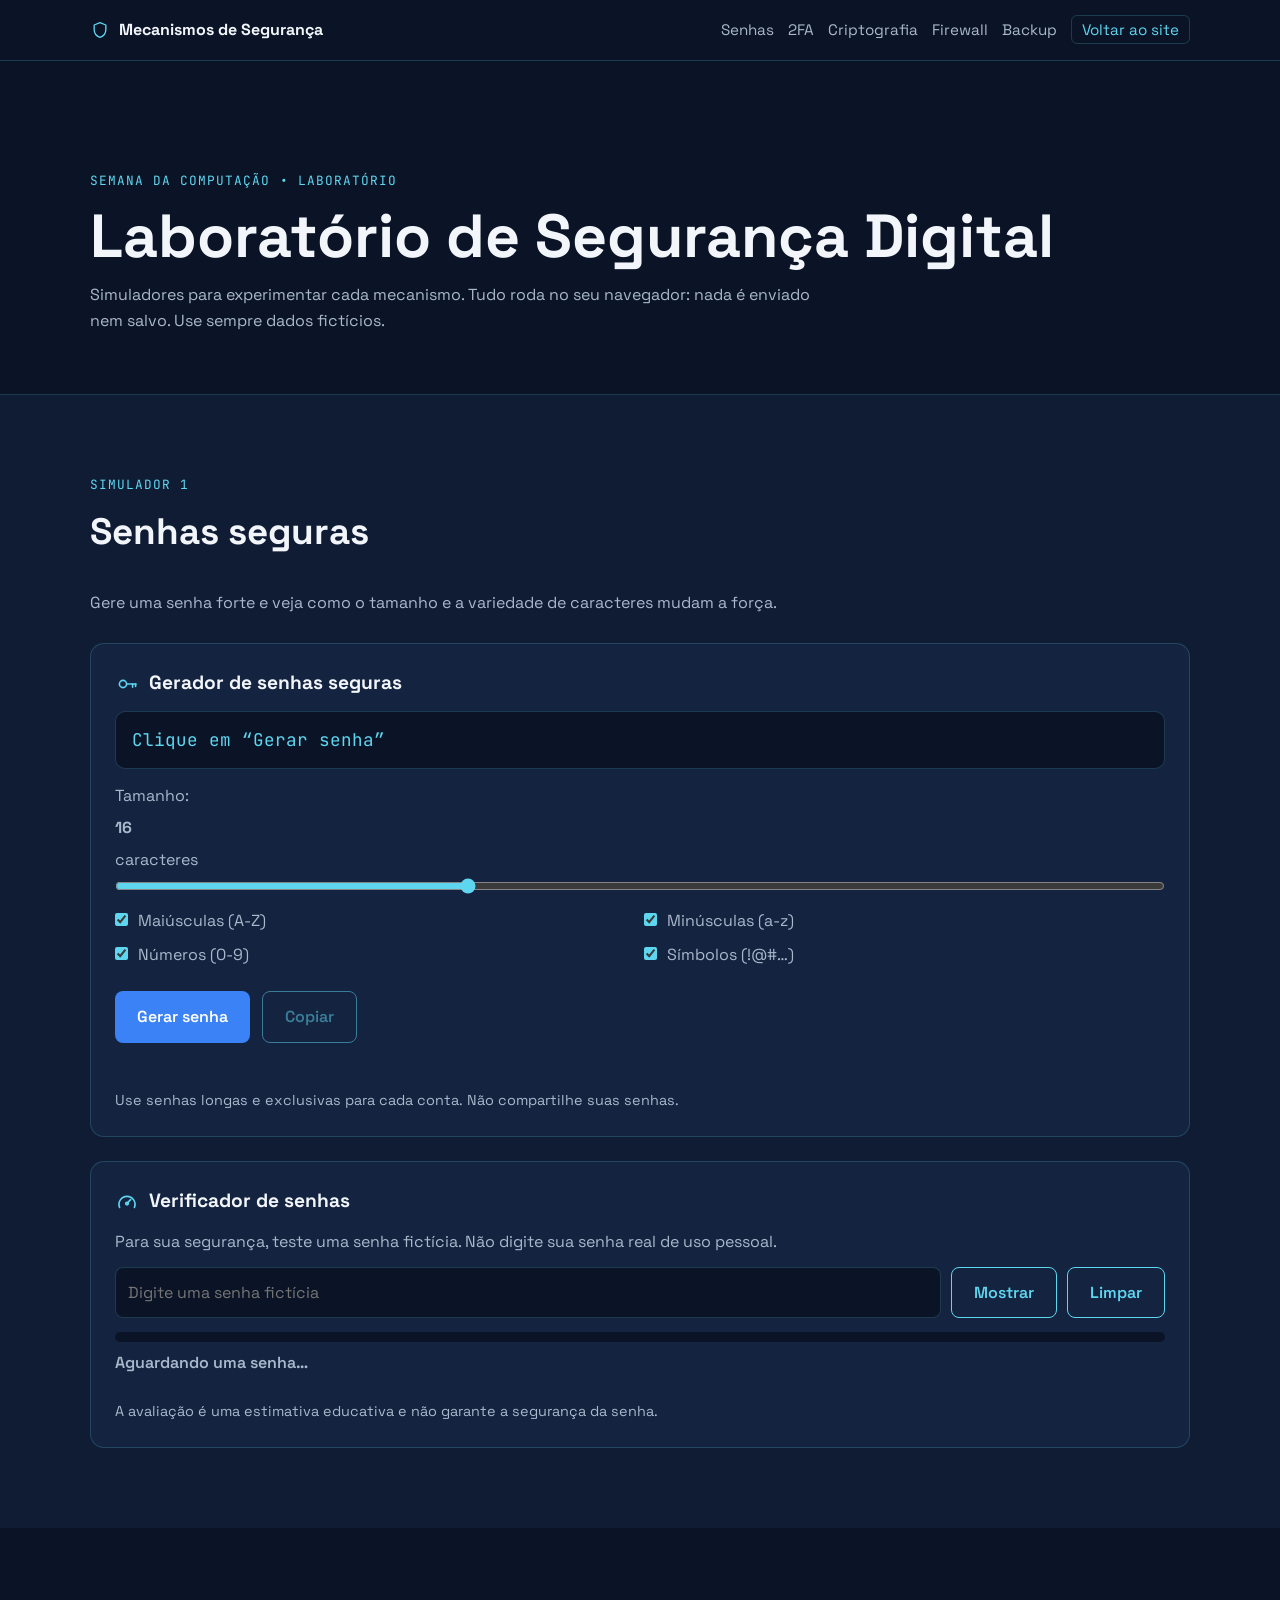
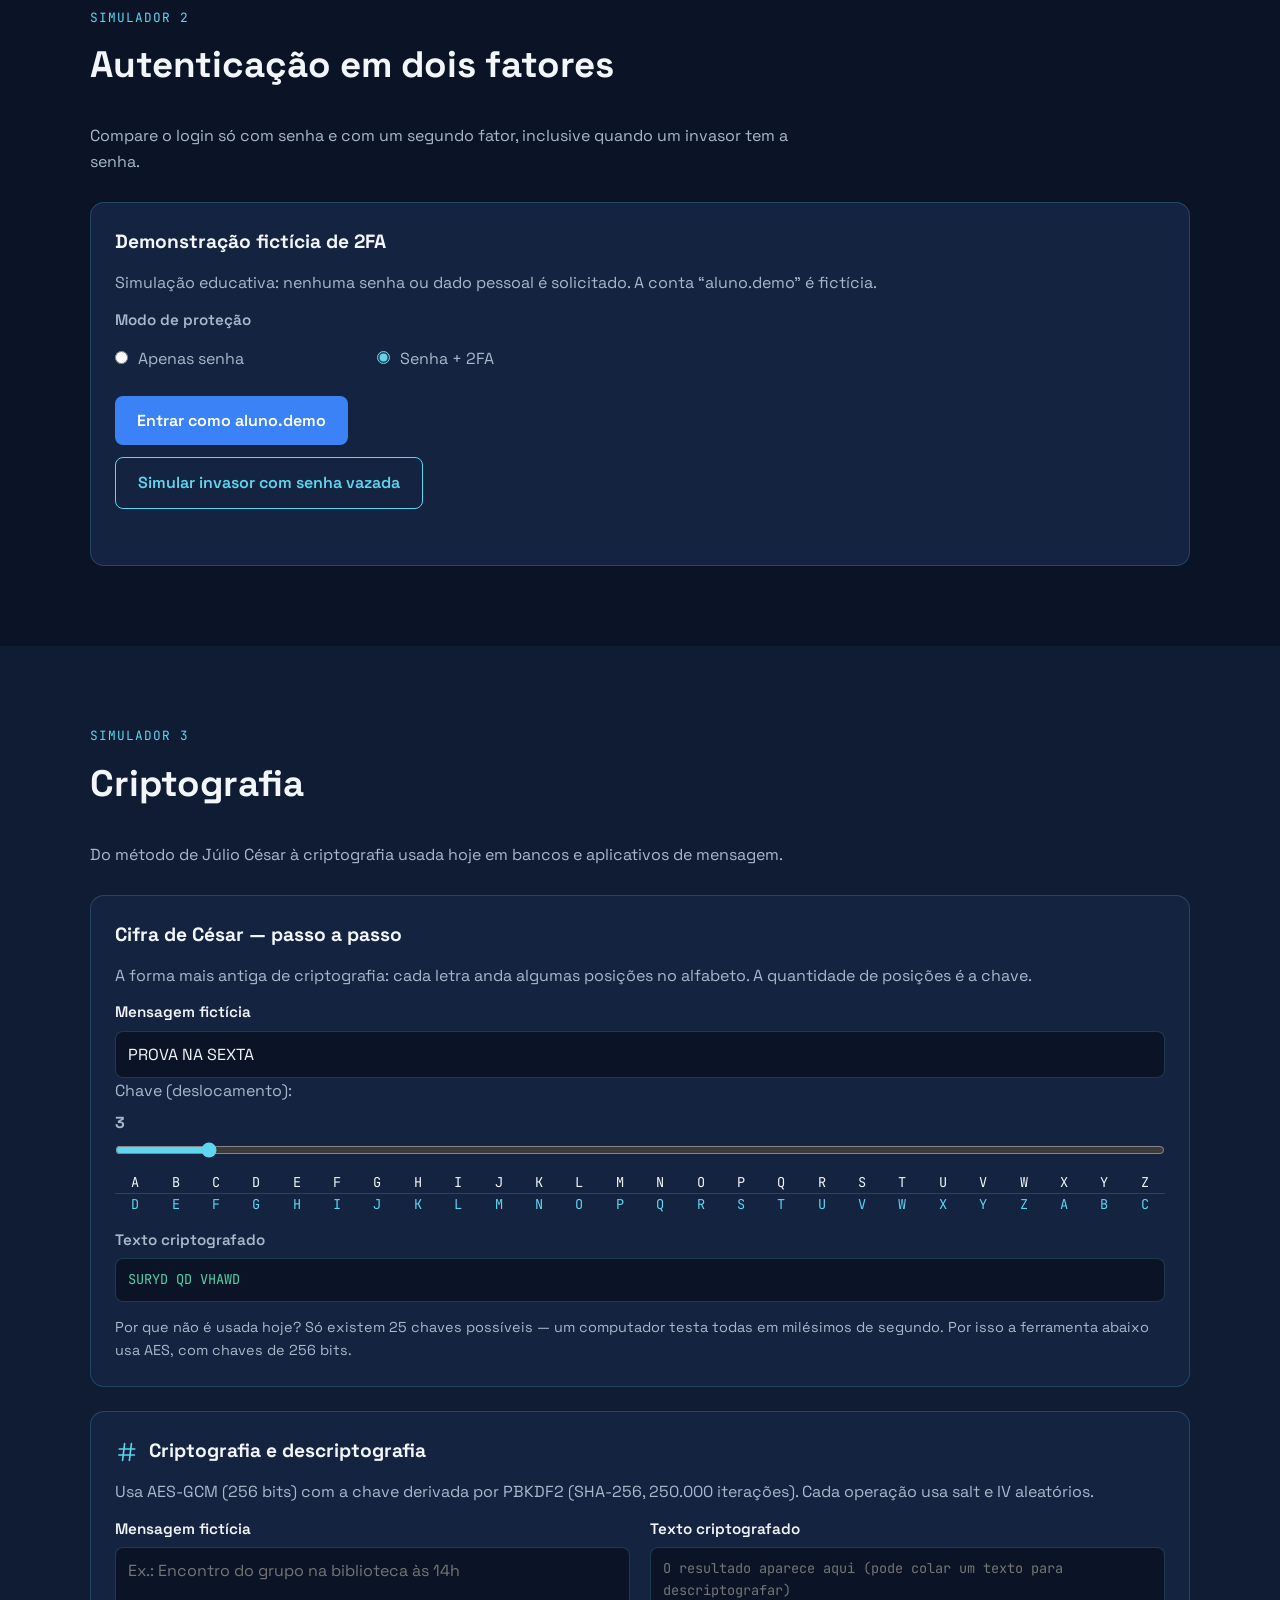
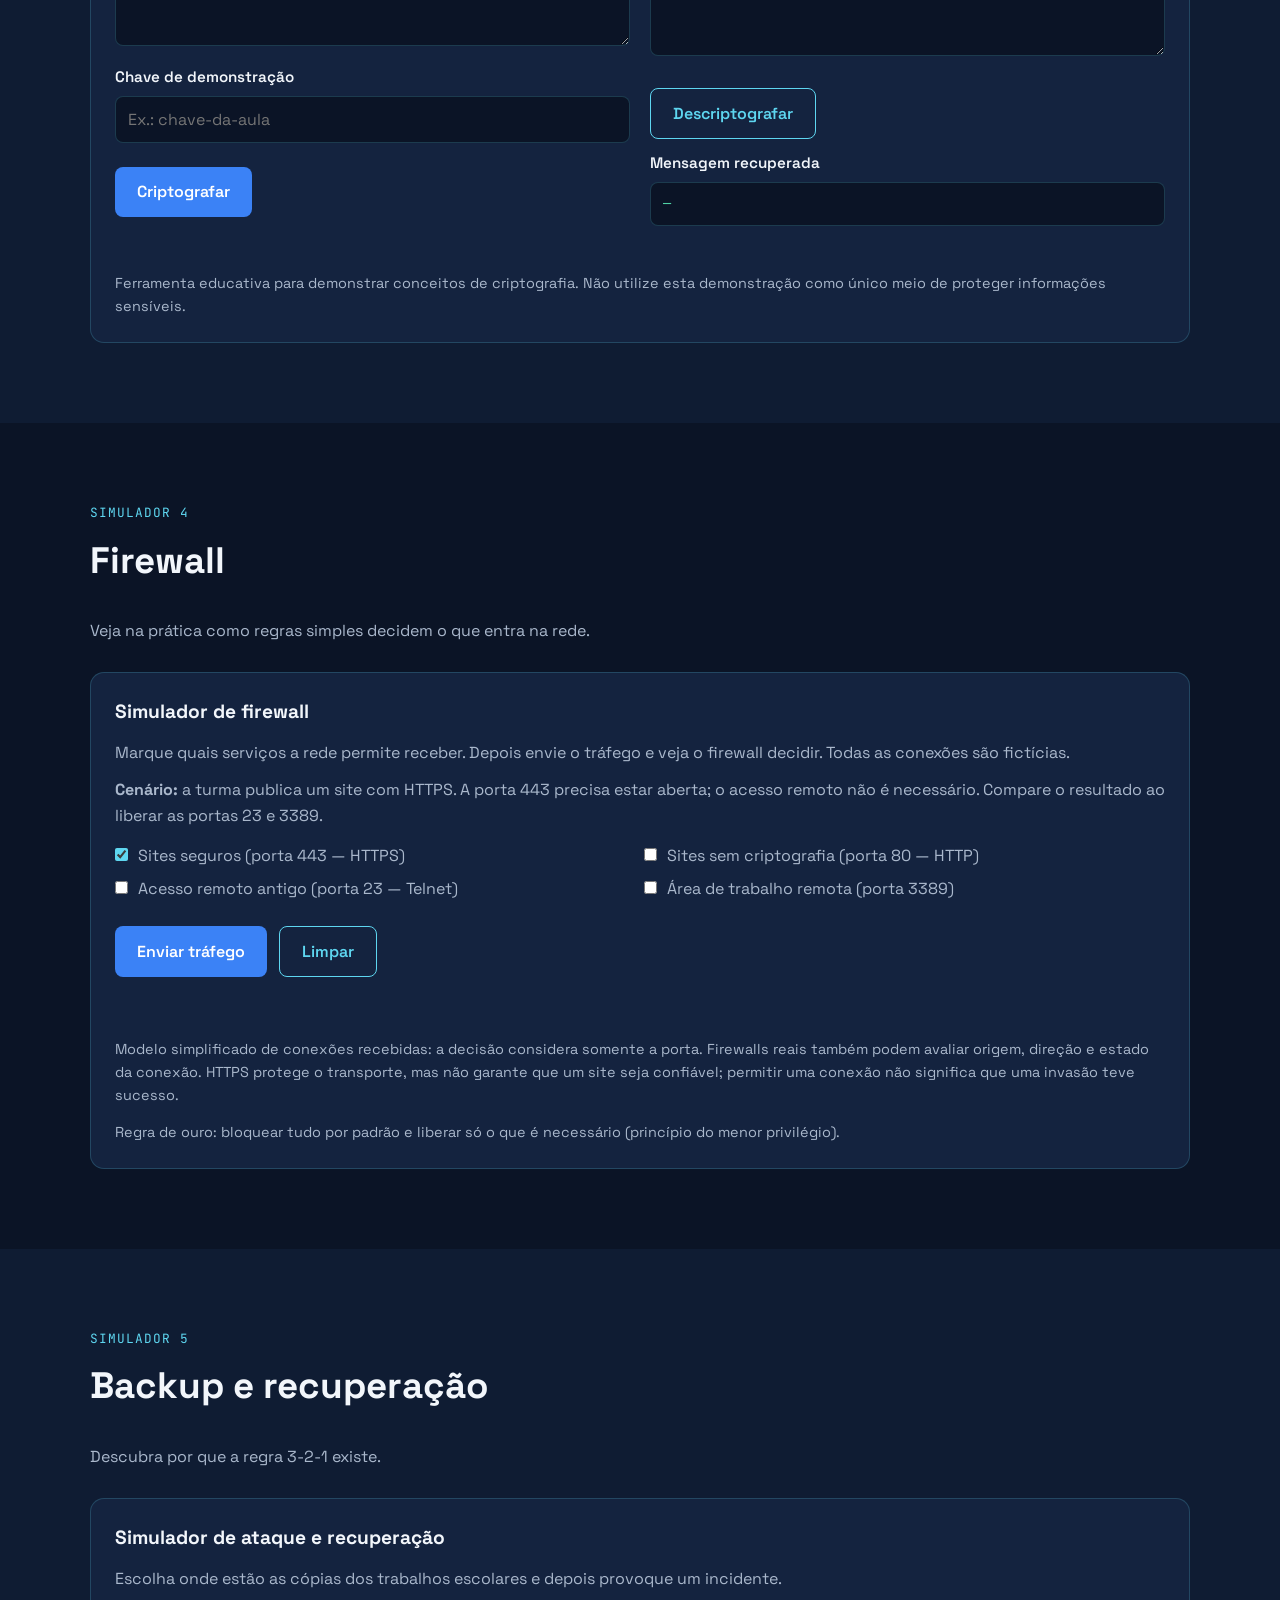
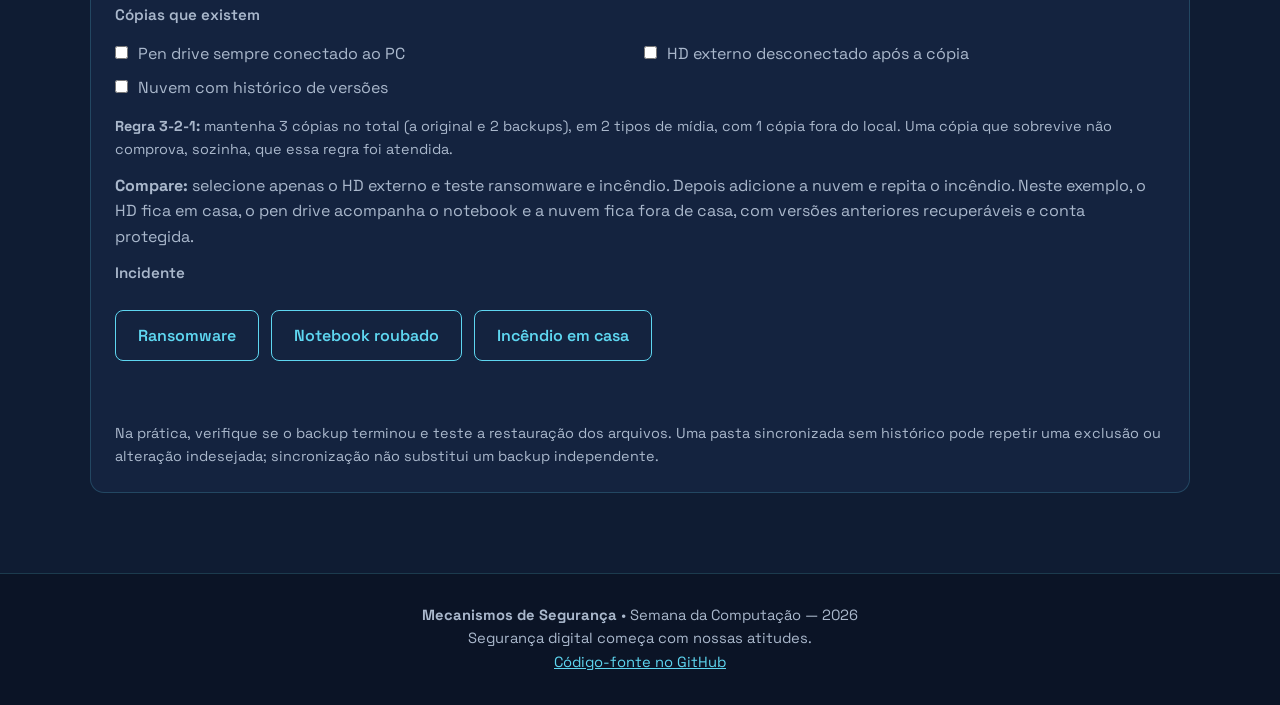
<file: laboratorio.html>
<!DOCTYPE html>
<html lang="pt-BR">
<head>
<meta charset="UTF-8">
<meta name="viewport" content="width=device-width, initial-scale=1.0">
<meta name="description" content="Simuladores de senhas, 2FA, criptografia, firewall e backup que rodam no navegador.">
<meta property="og:title" content="Laboratório — Mecanismos de Segurança">
<meta property="og:description" content="Simuladores de senhas, 2FA, criptografia, firewall e backup que rodam no navegador.">
<meta property="og:type" content="website">
<meta name="twitter:card" content="summary_large_image">
<title>Laboratório — Mecanismos de Segurança</title>
<link rel="preconnect" href="https://fonts.googleapis.com">
<link rel="stylesheet" href="https://fonts.googleapis.com/css2?family=JetBrains+Mono:wght@400;600&family=Space+Grotesk:wght@400;500;600;700&display=swap">
<link rel="stylesheet" href="CSS/site.css">
</head>
<body>


  <!-- ===== MENU ===== -->
  <header class="topo">
    <nav class="menu container">
      <a href="index.html" class="logo"><svg viewBox="0 0 24 24" width="20" height="20" fill="none" stroke="currentColor" stroke-width="1.6" stroke-linecap="round" stroke-linejoin="round" aria-hidden="true"><path d="M12 3.2 19 6v5.3c0 4.3-2.9 8-7 9.5-4.1-1.5-7-5.2-7-9.5V6z"/></svg><span>Mecanismos de Segurança</span></a>
      <button class="menu-botao" aria-label="Abrir menu" aria-expanded="false"><svg viewBox="0 0 24 24" width="20" height="20" fill="none" stroke="currentColor" stroke-width="1.6" stroke-linecap="round" stroke-linejoin="round" aria-hidden="true"><path d="M4 7h16M4 12h16M4 17h16"/></svg></button>
      <ul class="menu-links">
        <li><a href="#lab-senhas">Senhas</a></li>
        <li><a href="#lab-2fa">2FA</a></li>
        <li><a href="#lab-cripto">Criptografia</a></li>
        <li><a href="#lab-firewall">Firewall</a></li>
        <li><a href="#lab-backup">Backup</a></li>
        <li><a href="index.html" class="menu-lab">Voltar ao site</a></li>
      </ul>
    </nav>
  </header>

  <main>
    <section class="secao inicio inicio-lab">
      <div class="container">
        <p class="etiqueta">Semana da Computação • Laboratório</p>
        <h1>Laboratório de Segurança Digital</h1>
        <p class="texto-largo">Simuladores para experimentar cada mecanismo. Tudo roda no seu navegador: nada é enviado nem salvo. Use sempre dados fictícios.</p>
      </div>
    </section>
    <section id="lab-senhas" class="secao alternada">
      <div class="container">
        <p class="etiqueta">Simulador 1</p>
        <h2>Senhas seguras</h2>
        <p class="texto-largo">Gere uma senha forte e veja como o tamanho e a variedade de caracteres mudam a força.</p><article class="card ferramenta" id="gerador">
          <h3><svg viewBox="0 0 24 24" width="24" height="24" fill="none" stroke="currentColor" stroke-width="1.6" stroke-linecap="round" stroke-linejoin="round" aria-hidden="true"><circle cx="8" cy="12" r="3.6"/><path d="M11.6 12H21"/><path d="M17.6 12v3.2"/><path d="M20.6 12v2.4"/></svg><span>Gerador de senhas seguras</span></h3>
          <div class="saida-senha">
            <output id="ger-senha" aria-live="polite">Clique em “Gerar senha”</output>
          </div>
          <label class="campo-faixa">Tamanho: <strong id="ger-tam-valor">16</strong> caracteres
            <input type="range" id="ger-tamanho" min="8" max="32" value="16" />
          </label>
          <div class="opcoes-gerador">
            <label><input type="checkbox" id="ger-mai" checked /> Maiúsculas (A-Z)</label>
            <label><input type="checkbox" id="ger-min" checked /> Minúsculas (a-z)</label>
            <label><input type="checkbox" id="ger-num" checked /> Números (0-9)</label>
            <label><input type="checkbox" id="ger-sim" checked /> Símbolos (!@#…)</label>
          </div>
          <div class="quiz-botoes">
            <button type="button" class="botao" id="ger-gerar">Gerar senha</button>
            <button type="button" class="botao secundario" id="ger-copiar" disabled>Copiar</button>
          </div>
          <p class="status" id="ger-status" role="status"></p>
          <p class="nota">Use senhas longas e exclusivas para cada conta. Não compartilhe suas senhas.</p>
        </article><article class="card ferramenta" id="verificador">
          <h3><svg viewBox="0 0 24 24" width="24" height="24" fill="none" stroke="currentColor" stroke-width="1.6" stroke-linecap="round" stroke-linejoin="round" aria-hidden="true"><path d="M4.6 17.4a8 8 0 1 1 14.8 0"/><path d="m12 13.4 3.6-3.8"/><circle cx="12" cy="13.6" r="1.3"/></svg><span>Verificador de senhas</span></h3>
          <p class="aviso">Para sua segurança, teste uma senha fictícia. Não digite sua senha real de uso pessoal.</p>
          <div class="linha-campo">
            <input type="password" id="ver-campo" class="campo" placeholder="Digite uma senha fictícia" autocomplete="off" spellcheck="false" aria-label="Senha fictícia para avaliar" />
            <button type="button" class="botao secundario" id="ver-mostrar">Mostrar</button>
            <button type="button" class="botao secundario" id="ver-limpar">Limpar</button>
          </div>
          <div class="medidor"><div id="ver-barra"></div></div>
          <p id="ver-nivel" class="nivel" aria-live="polite">Aguardando uma senha…</p>
          <ul id="ver-dicas" class="lista"></ul>
          <p class="nota">A avaliação é uma estimativa educativa e não garante a segurança da senha.</p>
        </article>
      </div>
    </section>
    <section id="lab-2fa" class="secao">
      <div class="container">
        <p class="etiqueta">Simulador 2</p>
        <h2>Autenticação em dois fatores</h2>
        <p class="texto-largo">Compare o login só com senha e com um segundo fator, inclusive quando um invasor tem a senha.</p>
        <article class="card ferramenta" id="demo2fa">
          <h3><span>Demonstração fictícia de 2FA</span></h3>
          <p class="aviso">Simulação educativa: nenhuma senha ou dado pessoal é solicitado. A conta “aluno.demo” é fictícia.</p>
          <div class="grade grade-2">
            <div>
              <p class="rotulo">Modo de proteção</p>
              <div class="opcoes-gerador">
                <label><input type="radio" name="fa-modo" value="senha" /> Apenas senha</label>
                <label><input type="radio" name="fa-modo" value="2fa" checked /> Senha + 2FA</label>
              </div>
              <div class="quiz-botoes">
                <button type="button" class="botao" id="fa-entrar">Entrar como aluno.demo</button>
                <button type="button" class="botao secundario" id="fa-invasor">Simular invasor com senha vazada</button>
              </div>
            </div>
            <div class="celular" id="fa-celular" hidden>
              <p class="rotulo">Aplicativo autenticador (simulado)</p>
              <output id="fa-codigo" class="codigo-2fa">------</output>
              <div class="medidor"><div id="fa-tempo"></div></div>
              <p class="nota">O código muda a cada 30 segundos.</p>
            </div>
          </div>
          <div class="linha-campo" id="fa-etapa2" hidden>
            <input type="text" id="fa-campo" class="campo mono" inputmode="numeric" maxlength="6" placeholder="Digite o código de 6 dígitos mostrado no app simulado" autocomplete="off" aria-label="Código fictício" />
            <button type="button" class="botao" id="fa-verificar">Verificar</button>
          </div>
          <p class="status" id="fa-status" role="status"></p>
        </article>
      </div>
    </section>
    <section id="lab-cripto" class="secao alternada">
      <div class="container">
        <p class="etiqueta">Simulador 3</p>
        <h2>Criptografia</h2>
        <p class="texto-largo">Do método de Júlio César à criptografia usada hoje em bancos e aplicativos de mensagem.</p>
        <article class="card ferramenta" id="cesar">
          <h3><span>Cifra de César — passo a passo</span></h3>
          <p>A forma mais antiga de criptografia: cada letra anda algumas posições no alfabeto. A quantidade de posições é a chave.</p>
          <label class="rotulo" for="ces-texto">Mensagem fictícia</label>
          <input type="text" id="ces-texto" class="campo" value="PROVA NA SEXTA" maxlength="60" autocomplete="off" />
          <label class="campo-faixa">Chave (deslocamento): <strong id="ces-valor">3</strong>
            <input type="range" id="ces-chave" min="1" max="25" value="3" /></label>
          <div class="alfabetos" aria-hidden="true"><div id="ces-alfa1"></div><div id="ces-alfa2"></div></div>
          <p class="rotulo">Texto criptografado</p>
          <output id="ces-saida" class="campo saida">—</output>
          <p class="nota">Por que não é usada hoje? Só existem 25 chaves possíveis — um computador testa todas em milésimos de segundo. Por isso a ferramenta abaixo usa AES, com chaves de 256 bits.</p>
        </article><article class="card ferramenta" id="cripto">
          <h3><svg viewBox="0 0 24 24" width="24" height="24" fill="none" stroke="currentColor" stroke-width="1.6" stroke-linecap="round" stroke-linejoin="round" aria-hidden="true"><path d="M9.6 3.6 7.6 20.4"/><path d="M16.4 3.6 14.4 20.4"/><path d="M4.2 9h15.6"/><path d="M3.8 15h15.6"/></svg><span>Criptografia e descriptografia</span></h3>
          <p>Usa AES-GCM (256 bits) com a chave derivada por PBKDF2 (SHA-256, 250.000 iterações). Cada operação usa salt e IV aleatórios.</p>
          <div class="grade grade-2">
            <div>
              <label class="rotulo" for="cri-mensagem">Mensagem fictícia</label>
              <textarea id="cri-mensagem" class="campo" rows="3" placeholder="Ex.: Encontro do grupo na biblioteca às 14h"></textarea>
              <label class="rotulo" for="cri-chave">Chave de demonstração</label>
              <input type="password" id="cri-chave" class="campo" autocomplete="off" placeholder="Ex.: chave-da-aula" />
              <div class="quiz-botoes">
                <button type="button" class="botao" id="cri-cifrar">Criptografar</button>
              </div>
            </div>
            <div>
              <label class="rotulo" for="cri-resultado">Texto criptografado</label>
              <textarea id="cri-resultado" class="campo mono" rows="4" placeholder="O resultado aparece aqui (pode colar um texto para descriptografar)"></textarea>
              <div class="quiz-botoes">
                <button type="button" class="botao secundario" id="cri-decifrar">Descriptografar</button>
              </div>
              <label class="rotulo" for="cri-recuperada">Mensagem recuperada</label>
              <output id="cri-recuperada" class="campo saida">—</output>
            </div>
          </div>
          <p class="status" id="cri-status" role="status"></p>
          <p class="nota">Ferramenta educativa para demonstrar conceitos de criptografia. Não utilize esta demonstração como único meio de proteger informações sensíveis.</p>
        </article>
      </div>
    </section>
    <section id="lab-firewall" class="secao">
      <div class="container">
        <p class="etiqueta">Simulador 4</p>
        <h2>Firewall</h2>
        <p class="texto-largo">Veja na prática como regras simples decidem o que entra na rede.</p>
        <article class="card ferramenta" id="sim-firewall">
          <h3><span>Simulador de firewall</span></h3>
          <p>Marque quais serviços a rede permite receber. Depois envie o tráfego e veja o firewall decidir. Todas as conexões são fictícias.</p>
          <p class="aviso"><strong>Cenário:</strong> a turma publica um site com HTTPS. A porta 443 precisa estar aberta; o acesso remoto não é necessário. Compare o resultado ao liberar as portas 23 e 3389.</p>
          <div class="opcoes-gerador" id="fw-regras">
            <label><input type="checkbox" value="443" checked /> Sites seguros (porta 443 — HTTPS)</label>
            <label><input type="checkbox" value="80" /> Sites sem criptografia (porta 80 — HTTP)</label>
            <label><input type="checkbox" value="23" /> Acesso remoto antigo (porta 23 — Telnet)</label>
            <label><input type="checkbox" value="3389" /> Área de trabalho remota (porta 3389)</label>
          </div>
          <div class="quiz-botoes">
            <button type="button" class="botao" id="fw-enviar">Enviar tráfego</button>
            <button type="button" class="botao secundario" id="fw-limpar">Limpar</button>
          </div>
          <div class="tabela-rolagem"><table class="tabela" id="fw-tabela" hidden>
            <thead><tr><th>Origem</th><th>Porta</th><th>O que é</th><th>Decisão</th></tr></thead><tbody></tbody>
          </table></div>
          <p class="status" id="fw-status" role="status"></p>
          <p class="nota">Modelo simplificado de conexões recebidas: a decisão considera somente a porta. Firewalls reais também podem avaliar origem, direção e estado da conexão. HTTPS protege o transporte, mas não garante que um site seja confiável; permitir uma conexão não significa que uma invasão teve sucesso.</p>
          <p class="nota">Regra de ouro: bloquear tudo por padrão e liberar só o que é necessário (princípio do menor privilégio).</p>
        </article>
      </div>
    </section>
    <section id="lab-backup" class="secao alternada">
      <div class="container">
        <p class="etiqueta">Simulador 5</p>
        <h2>Backup e recuperação</h2>
        <p class="texto-largo">Descubra por que a regra 3-2-1 existe.</p>
        <article class="card ferramenta" id="sim-backup">
          <h3><span>Simulador de ataque e recuperação</span></h3>
          <p>Escolha onde estão as cópias dos trabalhos escolares e depois provoque um incidente.</p>
          <p class="rotulo">Cópias que existem</p>
          <div class="opcoes-gerador" id="bk-copias">
            <label><input type="checkbox" value="pendrive" /> Pen drive sempre conectado ao PC</label>
            <label><input type="checkbox" value="hd" /> HD externo desconectado após a cópia</label>
            <label><input type="checkbox" value="nuvem" /> Nuvem com histórico de versões</label>
          </div>
          <p class="nota"><strong>Regra 3-2-1:</strong> mantenha 3 cópias no total (a original e 2 backups), em 2 tipos de mídia, com 1 cópia fora do local. Uma cópia que sobrevive não comprova, sozinha, que essa regra foi atendida.</p>
          <p class="aviso"><strong>Compare:</strong> selecione apenas o HD externo e teste ransomware e incêndio. Depois adicione a nuvem e repita o incêndio. Neste exemplo, o HD fica em casa, o pen drive acompanha o notebook e a nuvem fica fora de casa, com versões anteriores recuperáveis e conta protegida.</p>
          <p class="rotulo">Incidente</p>
          <div class="quiz-botoes">
            <button type="button" class="botao secundario" data-incidente="ransomware">Ransomware</button>
            <button type="button" class="botao secundario" data-incidente="roubo">Notebook roubado</button>
            <button type="button" class="botao secundario" data-incidente="incendio">Incêndio em casa</button>
          </div>
          <ul class="lista" id="bk-resultado"></ul>
          <p class="status" id="bk-status" role="status"></p>
          <p class="nota">Na prática, verifique se o backup terminou e teste a restauração dos arquivos. Uma pasta sincronizada sem histórico pode repetir uma exclusão ou alteração indesejada; sincronização não substitui um backup independente.</p>
        </article>
      </div>
    </section>
  </main>


  <!-- ===== RODAPÉ ===== -->
  <footer class="rodape">
    <div class="container">
      <p><strong>Mecanismos de Segurança</strong> • Semana da Computação — 2026</p>
      <p>Segurança digital começa com nossas atitudes.</p>
      <p><a href="https://github.com/Stenio-Moraes/Mecanismos_De_Seguranca" target="_blank" rel="noopener noreferrer">Código-fonte no GitHub</a></p>
    </div>
  </footer>
<script src="JS/script.js" defer></script>
<script>
window.addEventListener('load', () => {
  if (window.iniciarSite) window.iniciarSite();
  if (location.hash) document.getElementById(location.hash.slice(1))?.scrollIntoView();
});
</script>
</body>
</html>
</file>
<file: CSS/site.css>
/* ===== Cores (mesma identidade dos slides) ===== */
:root {
  --fundo: #0b1426;
  --fundo-2: #0f1c33;
  --card: #14233f;
  --borda: rgba(94, 214, 240, 0.2);
  --texto: #f2f6fb;
  --texto-2: #aab8cc;
  --eletrico: #3b82f6;
  --ciano: #5ed6f0;
  --perigo: #f2765f;
  --sucesso: #4fd1a5;
}

[hidden] { display: none !important; }
* { box-sizing: border-box; margin: 0; padding: 0; }
html { scroll-behavior: smooth; scroll-padding-top: 70px; }
body {
  font-family: "Space Grotesk", system-ui, sans-serif;
  background: var(--fundo);
  color: var(--texto);
  line-height: 1.6;
}
a { color: var(--ciano); }
.container { width: min(1100px, 92%); margin: 0 auto; }

/* ===== Menu ===== */
.topo {
  position: sticky; top: 0; z-index: 10;
  background: var(--fundo);
  border-bottom: 1px solid var(--borda);
}
.menu { display: flex; align-items: center; justify-content: space-between; height: 60px; }
.logo { display: inline-flex; align-items: center; gap: 9px; font-weight: 700; color: var(--texto); text-decoration: none; white-space: nowrap; flex: none; }
.logo svg { color: var(--ciano); flex: none; }
.menu-links { display: flex; gap: 14px; list-style: none; }
.menu-links a { color: var(--texto-2); text-decoration: none; font-size: 0.95rem; white-space: nowrap; }
.menu-links a:hover { color: var(--ciano); }
.menu-botao { display: none; background: none; border: 1px solid var(--borda); color: var(--texto); padding: 6px 10px; border-radius: 6px; cursor: pointer; }
.menu-botao svg { display: block; }

/* ===== Seções ===== */
.secao { padding: 80px 0; }
.alternada { background: var(--fundo-2); }
.etiqueta, .termo {
  font-family: "JetBrains Mono", monospace;
  color: var(--ciano);
  font-size: 0.8rem;
  letter-spacing: 0.08em;
  text-transform: uppercase;
}
.termo { margin-bottom: 8px; }
h1 { font-size: clamp(2.2rem, 6vw, 3.8rem); line-height: 1.1; margin: 12px 0; }
h2 { font-size: clamp(1.6rem, 4vw, 2.3rem); margin: 8px 0 28px; }
h3 { font-size: 1.2rem; margin-bottom: 4px; }
.subtitulo { font-size: 1.25rem; color: var(--ciano); margin-bottom: 16px; }
.texto-largo { max-width: 720px; color: var(--texto-2); margin-bottom: 28px; }
.inicio { padding: 110px 0; border-bottom: 1px solid var(--borda); }

/* ===== Botões ===== */
.botao {
  display: inline-flex;
  align-items: center;
  gap: 8px;
  background: var(--eletrico); color: #fff;
  border: none; border-radius: 8px;
  padding: 12px 22px; font: inherit; font-weight: 600;
  text-decoration: none; cursor: pointer;
}
.botao:hover { filter: brightness(1.1); }
.botao svg { flex: none; }
.botao.secundario { background: transparent; border: 1px solid var(--ciano); color: var(--ciano); }

/* ===== Grades e cards ===== */
.grade { display: grid; gap: 20px; }
.grade-2 { grid-template-columns: repeat(2, 1fr); }
.grade-3 { grid-template-columns: repeat(3, 1fr); }
.grade-4 { grid-template-columns: repeat(4, 1fr); }
.card {
  background: var(--card);
  border: 1px solid var(--borda);
  border-radius: 14px;
  padding: 24px;
}
.card p { color: var(--texto-2); }
.card.perigo { border-color: rgba(242, 118, 95, 0.4); }
.card.sucesso { border-color: rgba(79, 209, 165, 0.45); }
.card.destaque { margin-top: 24px; border-color: var(--ciano); }
.icone { color: var(--ciano); margin-bottom: 12px; }
.icone svg { display: block; width: 30px; height: 30px; }
.card.perigo .icone { color: var(--perigo); }
.exemplo { margin-top: 12px; font-size: 0.92rem; border-top: 1px solid var(--borda); padding-top: 10px; }

/* ===== E-mail fictício ===== */
.email-ficticio { margin-top: 32px; background: var(--card); border: 1px dashed var(--perigo); border-radius: 14px; padding: 24px; }
.selo { display: inline-flex; align-items: center; gap: 7px; background: rgba(242,118,95,0.15); color: var(--perigo); font-weight: 600; padding: 4px 10px; border-radius: 6px; font-size: 0.85rem; margin-bottom: 14px; }
.email { background: var(--fundo); border-radius: 10px; padding: 16px; display: grid; gap: 6px; color: var(--texto-2); }
.marca { display: inline-flex; width: 22px; height: 22px; align-items: center; justify-content: center; border-radius: 50%; background: var(--perigo); color: #fff; font-size: 0.8rem; font-weight: 700; }
.sinais { margin: 16px 0 0 22px; }
.sinais li::marker { color: var(--perigo); font-weight: 700; }
.aviso { margin-top: 12px; color: var(--ciano); }

/* ===== Listas ===== */
.lista { list-style: none; display: grid; gap: 6px; margin-top: 10px; color: var(--texto-2); }
.lista li { display: flex; align-items: flex-start; gap: 10px; }
.lista li::before { content: ""; flex: none; }
.lista.x li::before { width: 11px; height: 11px; margin-top: 6px; background: linear-gradient(45deg, transparent 44%, var(--perigo) 44% 56%, transparent 56%), linear-gradient(-45deg, transparent 44%, var(--perigo) 44% 56%, transparent 56%); }
.lista.ok li::before { width: 7px; height: 13px; margin-top: 4px; border-right: 2px solid var(--sucesso); border-bottom: 2px solid var(--sucesso); transform: rotate(45deg); }
.senha-exemplo { margin-top: 8px; }
code { font-family: "JetBrains Mono", monospace; color: var(--ciano); }
.nota { margin-top: 14px; font-size: 0.9rem; color: var(--texto-2); }
.praticas { list-style: none; display: grid; grid-template-columns: repeat(2, 1fr); gap: 14px; }
.praticas li { display: flex; align-items: flex-start; gap: 12px; background: var(--card); border: 1px solid var(--borda); border-radius: 10px; padding: 14px 18px; }
.praticas li::before { content: ""; flex: none; width: 7px; height: 13px; margin-top: 5px; border-right: 2px solid var(--sucesso); border-bottom: 2px solid var(--sucesso); transform: rotate(45deg); }
.equipe { list-style: none; display: grid; gap: 6px; margin-top: 10px; color: var(--texto-2); }

/* ===== Quiz ===== */
.pergunta { margin-top: 20px; }
.pergunta legend { font-weight: 600; margin-bottom: 10px; }
.pergunta fieldset { border: none; }
.opcao { display: block; padding: 10px 14px; border: 1px solid var(--borda); border-radius: 8px; margin-top: 8px; cursor: pointer; color: var(--texto-2); }
.opcao input { margin-right: 8px; accent-color: var(--ciano); }
.opcao.correta { border-color: var(--sucesso); color: var(--sucesso); }
.opcao.errada { border-color: var(--perigo); color: var(--perigo); }
.quiz-botoes { display: flex; gap: 12px; margin-top: 24px; flex-wrap: wrap; }
.quiz-alerta { color: var(--perigo); margin-top: 12px; }

/* ===== Acesse ===== */
.acesse { display: flex; gap: 24px; align-items: center; flex-wrap: wrap; }
.links-projeto { flex: 1; display: grid; gap: 14px; min-width: 260px; }
.link-card { display: flex; gap: 14px; align-items: center; background: var(--card); border: 1px solid var(--ciano); border-radius: 12px; padding: 16px 20px; color: var(--texto); text-decoration: none; word-break: break-word; }
.link-card small { color: var(--texto-2); }
.link-card .icone { margin: 0; }
.link-card .icone svg { width: 26px; height: 26px; }
.link-card.pendente { border-style: dashed; opacity: 0.7; cursor: default; }
.qrcode { width: 180px; height: 180px; border: 2px dashed var(--ciano); border-radius: 12px; display: flex; flex-direction: column; align-items: center; justify-content: center; text-align: center; font-family: "JetBrains Mono", monospace; color: var(--ciano); }
.frase-final { margin-top: 40px; font-size: 1.6rem; font-weight: 700; text-align: center; }
.traducao { text-align: center; color: var(--texto-2); }

/* ===== Rodapé ===== */
.rodape { padding: 30px 0; border-top: 1px solid var(--borda); text-align: center; color: var(--texto-2); font-size: 0.92rem; }

/* ===== Responsivo ===== */
@media (max-width: 1199px) {
  .menu-botao { display: block; }
  .menu-links { display: none; position: absolute; top: 60px; left: 0; right: 0; flex-direction: column; gap: 0; background: var(--fundo); border-bottom: 1px solid var(--borda); }
  .menu-links.aberto { display: flex; padding-bottom: 10px; }
  .menu-links a { display: block; padding: 12px 4%; }
}
@media (max-width: 900px) {
  .grade-3, .grade-4 { grid-template-columns: repeat(2, 1fr); }
}
@media (max-width: 600px) {
  .grade-2, .grade-3, .grade-4, .praticas { grid-template-columns: 1fr; }
  .secao { padding: 56px 0; }
  .qrcode { margin: 0 auto; }
}

/* ===== Laboratório ===== */
.ferramenta { margin-top: 24px; }
.ferramenta h3 { display: flex; align-items: center; gap: 10px; margin-bottom: 12px; }
.ferramenta h3 svg { flex: none; color: var(--ciano); }
.saida-senha { background: var(--fundo); border: 1px solid var(--borda); border-radius: 10px; padding: 14px 16px; margin-bottom: 14px; overflow-wrap: anywhere; }
.saida-senha output { font-family: "JetBrains Mono", monospace; font-size: 1.1rem; color: var(--ciano); }
.campo-faixa { display: grid; gap: 6px; color: var(--texto-2); }
.campo-faixa input { accent-color: var(--ciano); width: 100%; }
.opcoes-gerador { display: grid; grid-template-columns: repeat(2, 1fr); gap: 8px; margin-top: 14px; color: var(--texto-2); }
.opcoes-gerador input { accent-color: var(--ciano); margin-right: 6px; }
.status { min-height: 1.4em; margin-top: 10px; color: var(--sucesso); }
.status.erro { color: var(--perigo); }
.campo { width: 100%; background: var(--fundo); color: var(--texto); border: 1px solid var(--borda); border-radius: 8px; padding: 10px 12px; font: inherit; }
.campo:focus { outline: 2px solid var(--ciano); outline-offset: 1px; }
.campo.mono, .campo.saida { font-family: "JetBrains Mono", monospace; font-size: 0.85rem; overflow-wrap: anywhere; }
.campo.saida { display: block; min-height: 44px; color: var(--sucesso); }
textarea.campo { resize: vertical; }
.rotulo { display: block; margin: 12px 0 6px; font-weight: 600; font-size: 0.95rem; }
.linha-campo { display: flex; gap: 10px; margin-top: 12px; flex-wrap: wrap; }
.linha-campo .campo { flex: 1; min-width: 200px; }
.medidor { height: 10px; background: var(--fundo); border-radius: 6px; margin-top: 14px; overflow: hidden; }
.medidor div { height: 100%; width: 0; background: var(--perigo); transition: width 0.25s, background 0.25s; }
.nivel { margin-top: 8px; font-weight: 600; }
.lista.dica li::before { width: 7px; height: 7px; margin-top: 7px; border-top: 2px solid var(--ciano); border-right: 2px solid var(--ciano); transform: rotate(45deg); }
.botao:disabled { opacity: 0.5; cursor: not-allowed; }
.explicacao { margin-top: 10px; font-size: 0.92rem; border-top: 1px solid var(--borda); padding-top: 8px; }
.qrcode-img { text-align: center; color: var(--texto-2); font-size: 0.85rem; }
.qrcode-img img { display: block; width: 180px; height: 180px; border-radius: 12px; background: #fff; margin: 0 auto 6px; }
@media (max-width: 600px) { .opcoes-gerador { grid-template-columns: 1fr; } .qrcode-img { margin: 0 auto; } }

/* ===== Partes por mecanismo ===== */
.subtitulo-secao { margin: 36px 0 4px; font-size: 1.15rem; color: var(--ciano); }
.bloco-exemplo { margin-top: 20px; }
.passos { list-style: decimal; padding-left: 20px; color: var(--texto-2); display: grid; gap: 4px; margin: 8px 0 12px; }
.celular { background: var(--fundo); border: 1px solid var(--borda); border-radius: 14px; padding: 16px; }
.codigo-2fa { display: block; font-family: "JetBrains Mono", monospace; font-size: 2rem; letter-spacing: 0.3em; color: var(--ciano); text-align: center; }
#fa-tempo { background: var(--ciano); }

/* ===== Laboratório e vídeos ===== */
.menu-links a.menu-lab { color: var(--ciano); border: 1px solid var(--borda); padding: 4px 10px; border-radius: 6px; }
.link-lab { display: flex; align-items: center; justify-content: space-between; gap: 16px; margin-top: 24px; text-decoration: none; color: var(--texto); border-color: var(--ciano); }
.link-lab small { color: var(--texto-2); }
.link-lab .seta { font-size: 1.4rem; color: var(--ciano); }
.link-lab:hover { background: var(--fundo-2); }
.inicio-lab { padding-bottom: 32px; }
.aprenda { margin-top: 12px; }
.videos { margin-top: 16px; align-items: start; }
.video { background: var(--card); border: 1px solid var(--borda); border-radius: 12px; overflow: hidden; }
.video-quadro { position: relative; aspect-ratio: 16 / 9; background: var(--fundo); }
.video-quadro iframe { position: absolute; inset: 0; width: 100%; height: 100%; border: 0; }
.video figcaption { padding: 14px 16px 16px; }
.video figcaption p { color: var(--texto-2); font-size: 0.92rem; margin: 4px 0 8px; }
.video .canal { display: block; font-size: 0.8rem; color: var(--ciano); font-family: "JetBrains Mono", monospace; }
.video figcaption a { font-size: 0.88rem; }
.alfabetos { margin-top: 14px; overflow-x: auto; font-family: "JetBrains Mono", monospace; font-size: 0.85rem; }
.alfabetos div { display: grid; grid-template-columns: repeat(26, minmax(20px, 1fr)); min-width: 560px; text-align: center; }
.alfabetos div + div { color: var(--ciano); border-top: 1px solid var(--borda); }
.tabela-rolagem { overflow-x: auto; margin-top: 14px; }
.tabela { width: 100%; border-collapse: collapse; font-size: 0.9rem; min-width: 520px; }
.tabela th, .tabela td { text-align: left; padding: 8px 10px; border-bottom: 1px solid var(--borda); }
.tabela th { color: var(--texto-2); font-weight: 600; }
.mono { font-family: "JetBrains Mono", monospace; }
.txt-sucesso { color: var(--sucesso); } .txt-perigo { color: var(--perigo); } .txt-neutro { color: var(--texto-2); }
#bk-resultado { margin-top: 14px; }
.quiz-progresso { color: var(--ciano); font-family: "JetBrains Mono", monospace; font-size: 0.85rem; margin-bottom: 8px; }
.pergunta .tema { display: block; font-size: 0.75rem; letter-spacing: 0.08em; text-transform: uppercase; color: var(--ciano); margin-bottom: 4px; }
@media (max-width: 1199px) { .menu-links a.menu-lab { border: 0; padding: 0; } }
</file>
